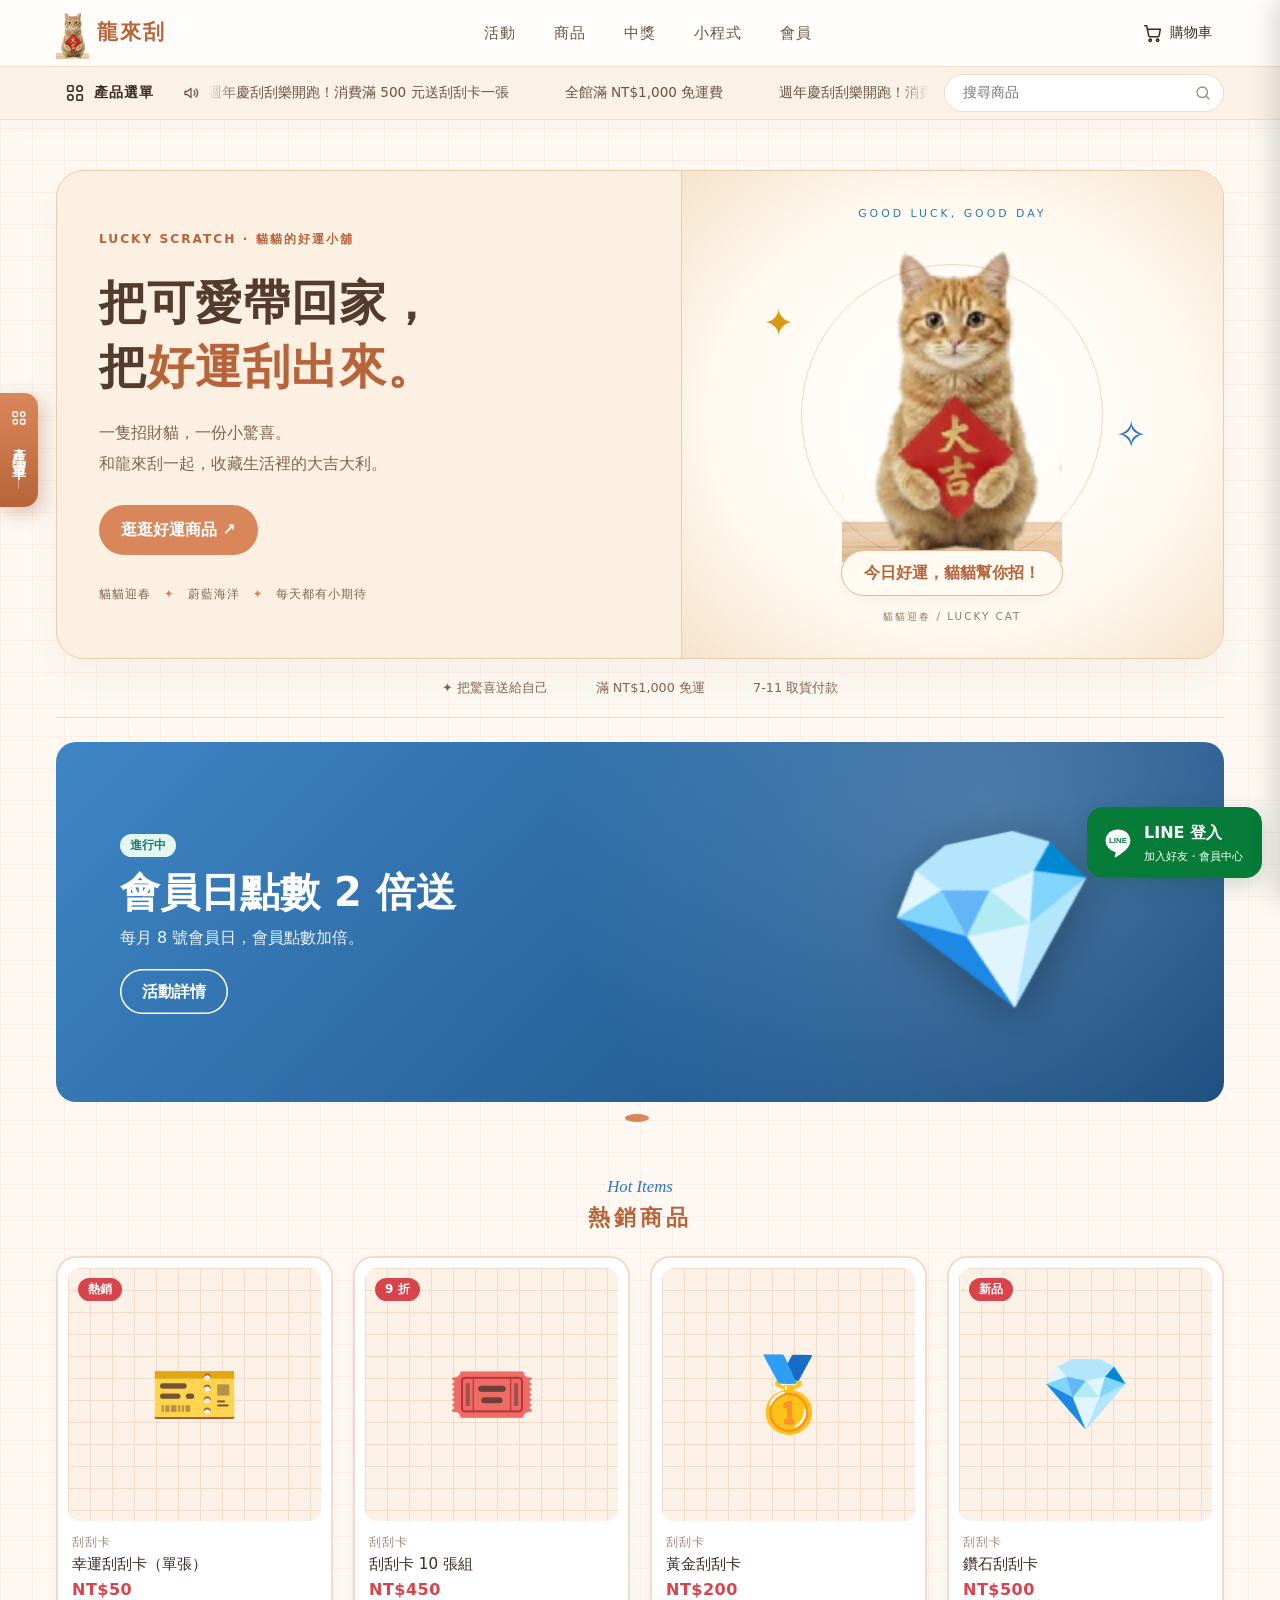
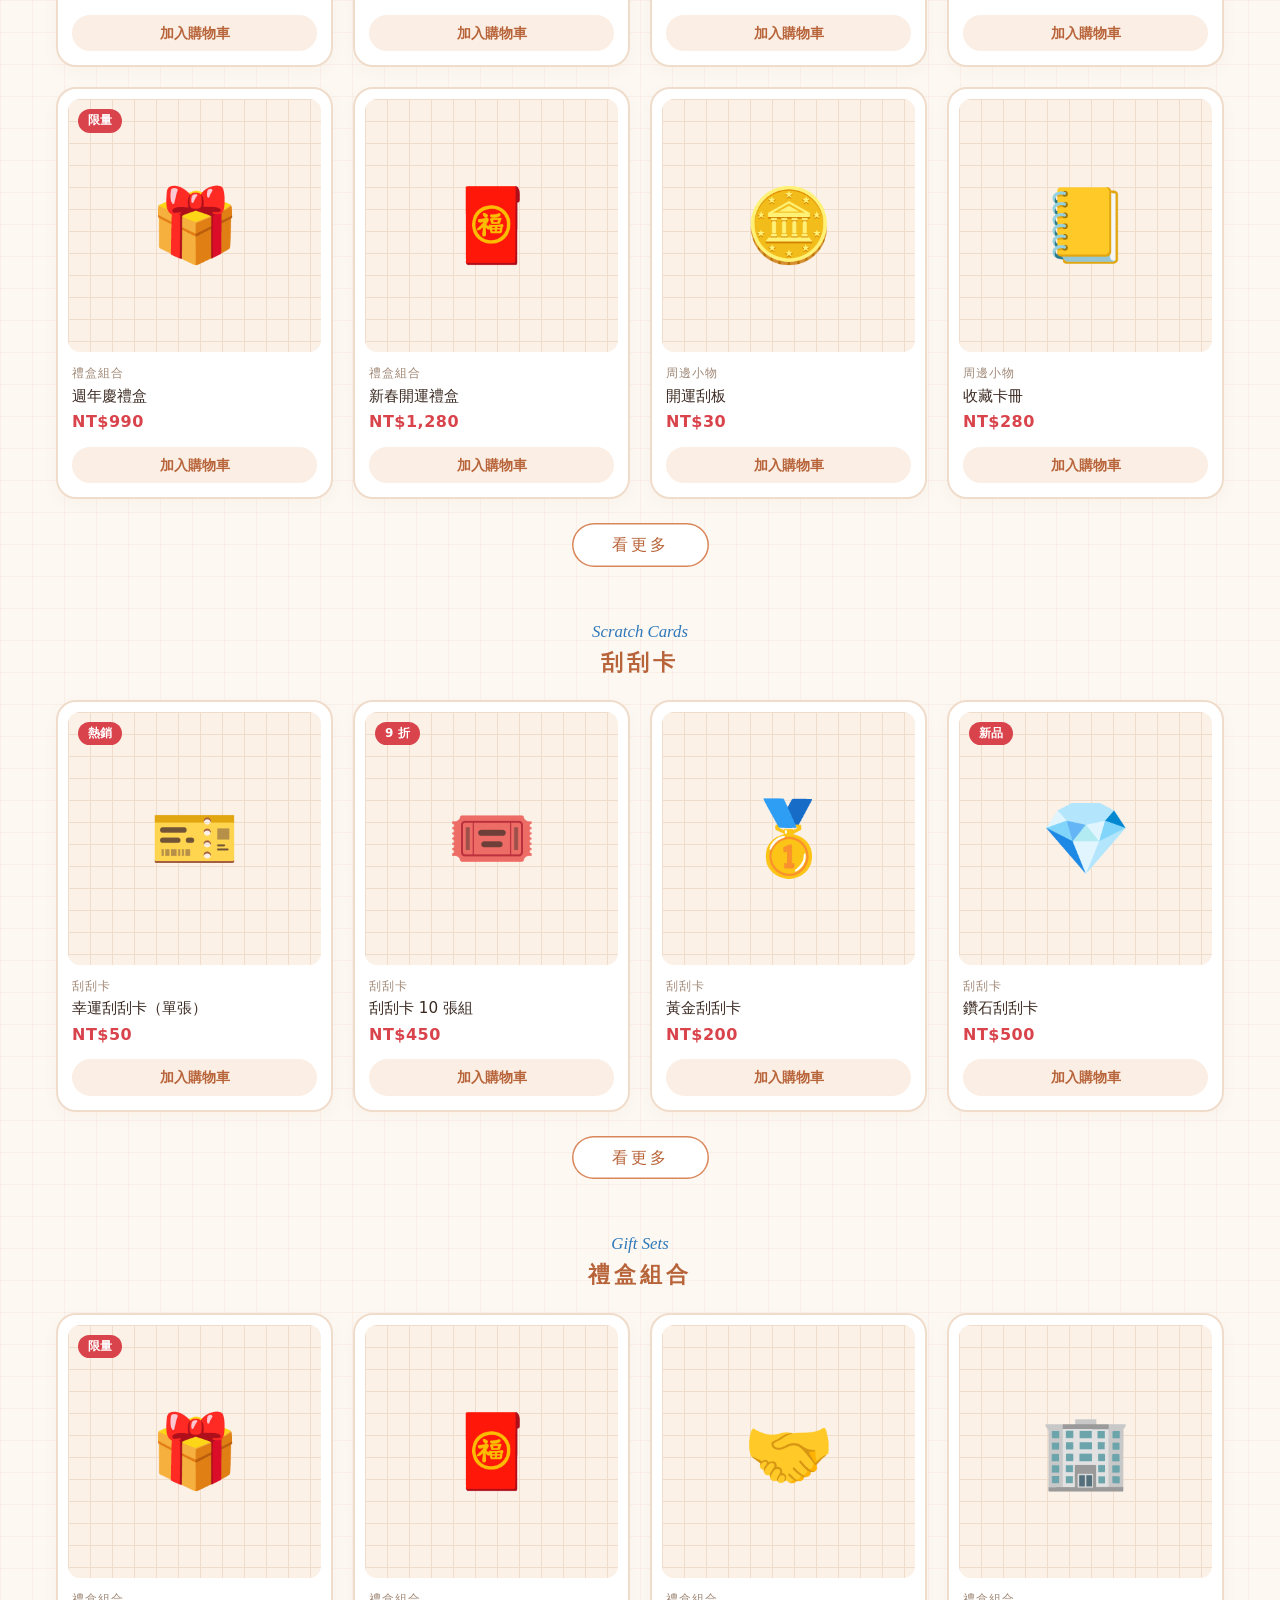
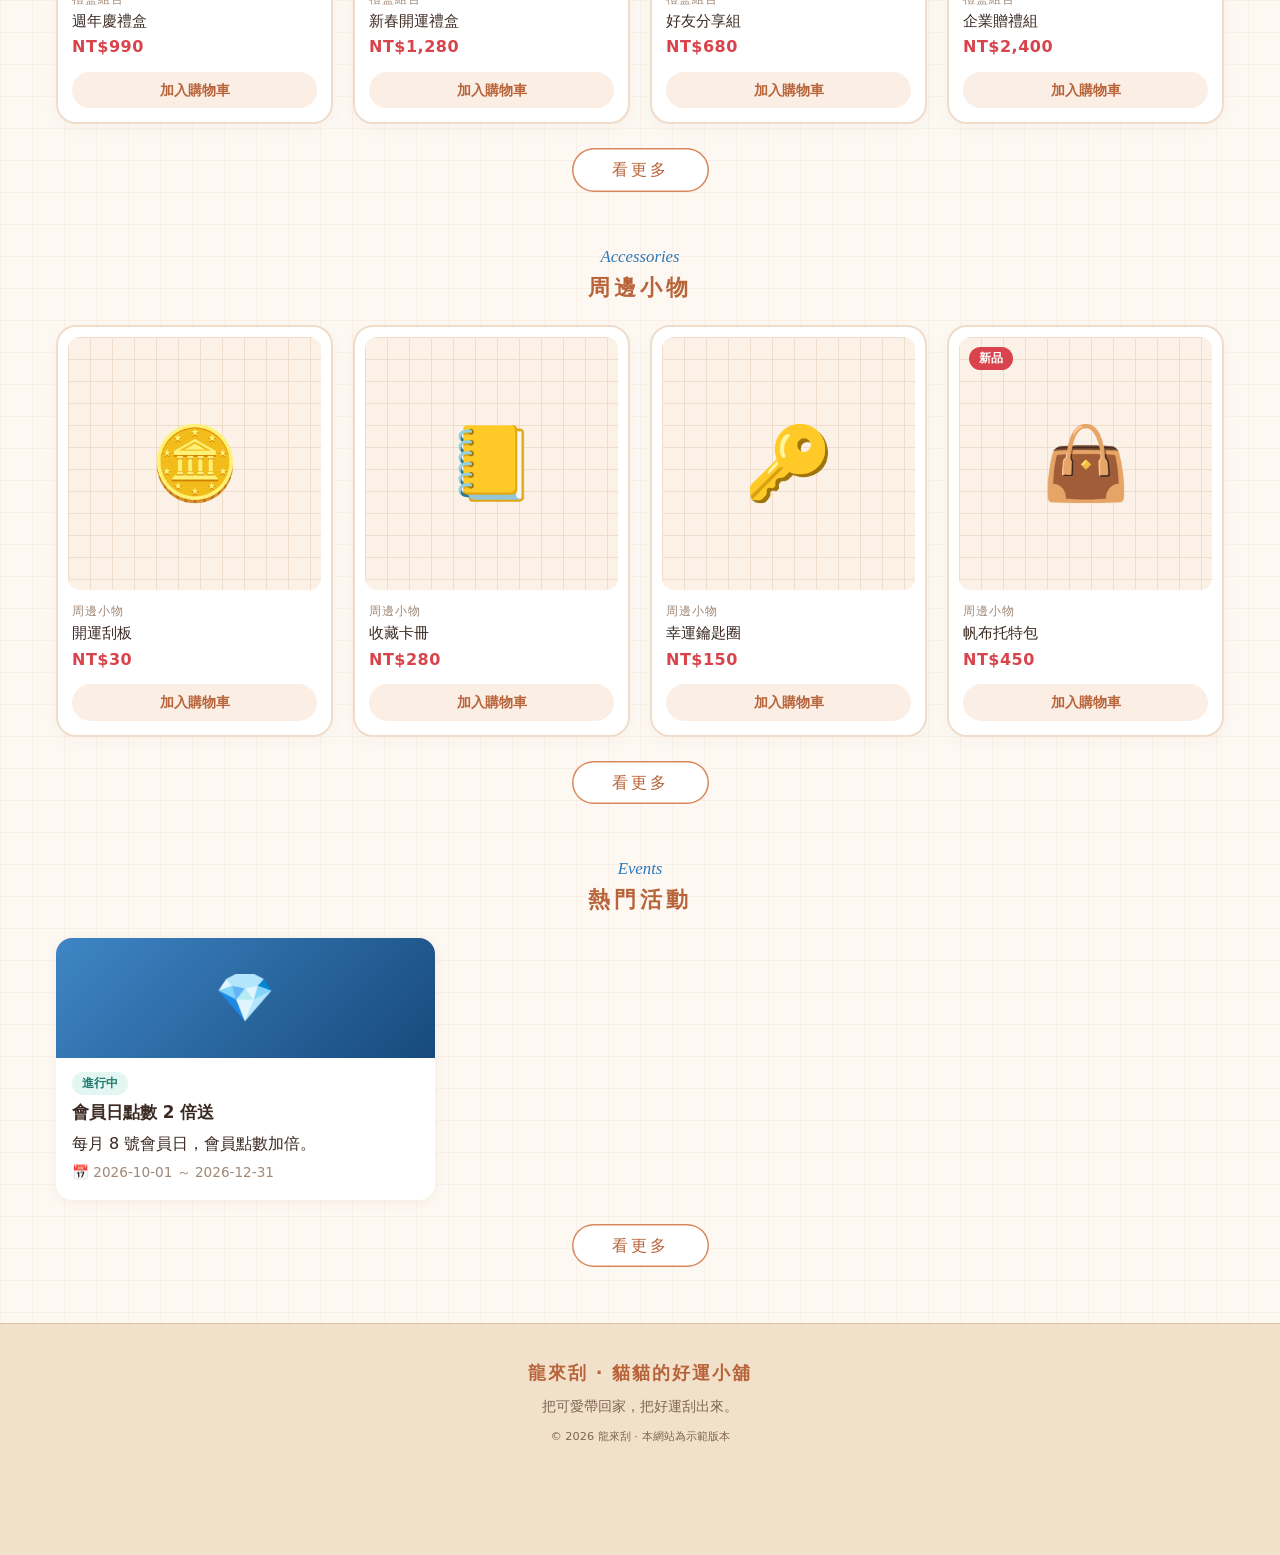
<file: index.html>
<!doctype html>
<html lang="zh-Hant-TW">
<head>
  <meta charset="utf-8">
  <meta name="viewport" content="width=device-width, initial-scale=1">
  <meta name="theme-color" content="#ffffff">
  <title>龍來刮</title>
  <link rel="stylesheet" href="style.css?v=20261107-scroll10">
  <script src="line-config.js?v=20261101-liff2" defer></script>
  <script src="taiwan-counties.js?v=20261104-county1" defer></script>
  <script src="app.js?v=20261109-prize1" defer></script>
</head>
<body>
  <header class="site-header">
    <div class="container header-top">
      <a href="#home" class="logo"><span class="cat-photo cat-photo-logo" aria-hidden="true"></span>龍來刮</a>

      <nav class="main-nav" aria-label="主選單">
        <a href="#events" data-page="events">
          <svg class="ico" viewBox="0 0 24 24"><path d="M20.6 13.4l-7.2 7.2a2 2 0 0 1-2.8 0L3 13V3h10l7.6 7.6a2 2 0 0 1 0 2.8z"/><circle cx="7.5" cy="7.5" r="1.5"/></svg>活動
        </a>
        <a href="#products" data-page="products">
          <svg class="ico" viewBox="0 0 24 24"><path d="M6 7h12l1 14H5L6 7z"/><path d="M9 7a3 3 0 0 1 6 0"/></svg>商品
        </a>
        <a href="#winners" data-page="winners">
          <svg class="ico" viewBox="0 0 24 24"><path d="M8 4h8v5a4 4 0 0 1-8 0V4z"/><path d="M16 5h3v2a3 3 0 0 1-3 3M8 5H5v2a3 3 0 0 0 3 3M12 13v4M8 21h8M9 17h6"/></svg>中獎
        </a>
        <a href="#mini" data-page="mini">
          <svg class="ico" viewBox="0 0 24 24"><rect x="3" y="3" width="7" height="7" rx="1.5"/><rect x="14" y="3" width="7" height="7" rx="1.5"/><rect x="3" y="14" width="7" height="7" rx="1.5"/><rect x="14" y="14" width="7" height="7" rx="1.5"/></svg>小程式
        </a>
        <a href="#member" data-page="member">
          <svg class="ico" viewBox="0 0 24 24"><circle cx="12" cy="8" r="4"/><path d="M4 21a8 8 0 0 1 16 0"/></svg>會員
        </a>
      </nav>

      <button class="cart-link" data-action="open-cart" aria-label="購物車">
        <svg class="ico" viewBox="0 0 24 24"><path d="M3 4h2l2.4 11.2a1 1 0 0 0 1 .8h9.2a1 1 0 0 0 1-.8L20 8H6.2"/><circle cx="9" cy="20" r="1.3"/><circle cx="17" cy="20" r="1.3"/></svg>
        <span class="cart-text">購物車</span>
        <span class="cart-count" id="cart-count" hidden></span>
      </button>
    </div>

    <div class="header-sub">
      <div class="container header-sub-inner">
        <button class="drawer-toggle" data-action="open-drawer">
          <svg class="ico" viewBox="0 0 24 24"><rect x="4" y="4" width="6" height="6" rx="1"/><rect x="14" y="4" width="6" height="6" rx="3"/><rect x="4" y="14" width="6" height="6" rx="3"/><rect x="14" y="14" width="6" height="6" rx="1"/></svg>產品選單
        </button>
        <div class="announce">
          <svg class="ico" viewBox="0 0 24 24" aria-hidden="true"><path d="M4 10v4h3l5 4V6L7 10H4zM16 9a4 4 0 0 1 0 6M18.5 6.5a7.5 7.5 0 0 1 0 11"/></svg>
          <div class="announce-track"><div class="announce-items" id="announce"></div></div>
        </div>
        <form class="search search-header" role="search">
          <input type="search" name="q" placeholder="搜尋商品" aria-label="搜尋商品">
          <button type="submit" aria-label="搜尋">
            <svg class="ico" viewBox="0 0 24 24"><circle cx="11" cy="11" r="7"/><path d="M20 20l-4-4"/></svg>
          </button>
        </form>
      </div>
    </div>
  </header>

  <!-- 左側直式「產品選單」標籤：固定在畫面左緣 -->
  <button class="side-tab" data-action="open-drawer">
    <svg class="ico" viewBox="0 0 24 24" aria-hidden="true"><rect x="4" y="4" width="6" height="6" rx="1"/><rect x="14" y="4" width="6" height="6" rx="3"/><rect x="4" y="14" width="6" height="6" rx="3"/><rect x="14" y="14" width="6" height="6" rx="1"/></svg>
    <span>產品選單</span>
  </button>

  <!-- 全螢幕產品選單 -->
  <div class="drawer" id="drawer" role="dialog" aria-modal="true" aria-label="產品選單" inert>
    <div class="drawer-strip">
      <button class="drawer-close" data-action="close-drawer">
        <svg class="ico" viewBox="0 0 24 24" aria-hidden="true"><path d="M6 6l12 12M18 6L6 18"/></svg>
        <span>關閉選單</span>
      </button>
      <div class="strip-brand" aria-hidden="true">LUCKY SCRATCH</div>
      <div class="strip-foot" aria-hidden="true">SINCE 2026</div>
    </div>
    <div class="drawer-main">
      <div class="drawer-top">
        <nav class="drawer-tabs" id="drawer-tabs" aria-label="產品分類"></nav>
        <form class="search search-drawer" role="search">
          <input type="search" name="q" placeholder="搜尋商品" aria-label="搜尋商品">
          <button type="submit" aria-label="搜尋">
            <svg class="ico" viewBox="0 0 24 24"><circle cx="11" cy="11" r="7"/><path d="M20 20l-4-4"/></svg>
          </button>
        </form>
      </div>
      <div class="drawer-body" id="drawer-body"></div>
    </div>
  </div>

  <!-- 右側購物車 -->
  <div class="cart-backdrop" data-action="close-cart"></div>
  <aside class="cart-drawer" id="cart-drawer" role="dialog" aria-modal="true" aria-label="購物車" inert>
    <div class="cart-head">
      <h2>購物車<small id="cart-head-count"></small></h2>
      <button class="icon-btn" data-action="close-cart" aria-label="關閉購物車">
        <svg class="ico" viewBox="0 0 24 24"><path d="M6 6l12 12M18 6L6 18"/></svg>
      </button>
    </div>
    <div class="cart-body" id="cart-body"></div>
    <div class="cart-foot" id="cart-foot" hidden></div>
  </aside>

  <main class="container">
    <section class="page" id="page-home"></section>
    <section class="page" id="page-events" hidden></section>
    <section class="page" id="page-products" hidden></section>
    <section class="page" id="page-winners" hidden></section>
    <section class="page" id="page-mini" hidden></section>
    <section class="page" id="page-order" hidden></section>
    <section class="page" id="page-pickup" hidden></section>
    <section class="page" id="page-member" hidden></section>
    <section class="page" id="page-draw" hidden></section>
  </main>

  <footer class="site-footer">
    <div class="container"><strong>龍來刮 · 貓貓的好運小舖</strong><br><span>把可愛帶回家，把好運刮出來。</span><br><small>© 2026 龍來刮 · 本網站為示範版本</small></div>
  </footer>

  <!-- 固定入口沿用會員登入流程；不在網頁內收集 LINE 帳號或密碼。 -->
  <button type="button" class="line-floating" id="line-floating" data-action="line-entry"
    aria-label="LINE 登入或進入會員中心" title="LINE 登入／會員中心">
    <svg viewBox="0 0 32 32" aria-hidden="true"><path fill="currentColor" d="M27 14c0-6-5-10-11-10S5 8 5 14c0 5 4 9 9 10l-1 4c0 1 1 1 2 0 3-2 12-7 12-14Z"/><text x="16" y="16" text-anchor="middle" font-family="Arial,sans-serif" font-size="7" font-weight="bold" fill="#067c38">LINE</text></svg>
    <span>LINE 登入<small>加入好友・會員中心</small></span>
  </button>

  <div class="toast" id="toast" role="status" aria-live="polite"></div>
</body>
</html>
</file>
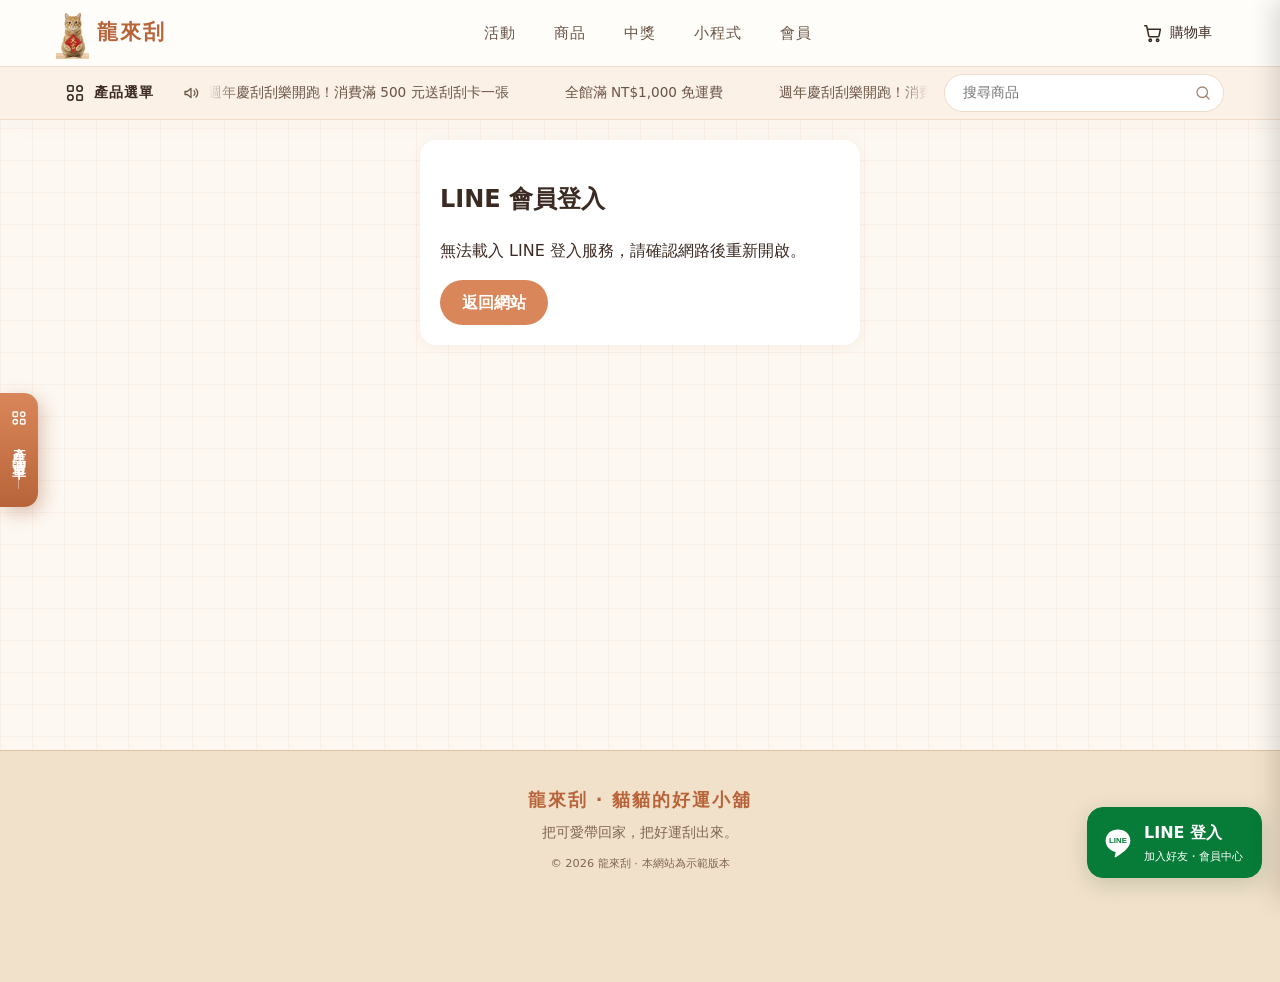
<file: liff.html>
<!doctype html>
<html lang="zh-Hant-TW">
<head>
  <meta charset="utf-8">
  <meta name="viewport" content="width=device-width, initial-scale=1">
  <meta name="theme-color" content="#ffffff">
  <title>龍來刮－LINE App 會員登入</title>
  <link rel="stylesheet" href="style.css?v=20261107-scroll10">
  <script src="https://static.line-scdn.net/liff/edge/2/sdk.js" defer></script>
  <script src="line-config.js?v=20261101-liff2" defer></script>
  <script src="taiwan-counties.js?v=20261104-county1" defer></script>
  <script src="app.js?v=20261109-prize1" defer></script>
  <script src="liff-entry.js?v=20261109-prize1" defer></script>
</head>
<body data-liff-entry="true">
  <header class="site-header">
    <div class="container header-top">
      <a href="#home" class="logo"><span class="cat-photo cat-photo-logo" aria-hidden="true"></span>龍來刮</a>

      <nav class="main-nav" aria-label="主選單">
        <a href="#events" data-page="events">
          <svg class="ico" viewBox="0 0 24 24"><path d="M20.6 13.4l-7.2 7.2a2 2 0 0 1-2.8 0L3 13V3h10l7.6 7.6a2 2 0 0 1 0 2.8z"/><circle cx="7.5" cy="7.5" r="1.5"/></svg>活動
        </a>
        <a href="#products" data-page="products">
          <svg class="ico" viewBox="0 0 24 24"><path d="M6 7h12l1 14H5L6 7z"/><path d="M9 7a3 3 0 0 1 6 0"/></svg>商品
        </a>
        <a href="#winners" data-page="winners">
          <svg class="ico" viewBox="0 0 24 24"><path d="M8 4h8v5a4 4 0 0 1-8 0V4z"/><path d="M16 5h3v2a3 3 0 0 1-3 3M8 5H5v2a3 3 0 0 0 3 3M12 13v4M8 21h8M9 17h6"/></svg>中獎
        </a>
        <a href="#mini" data-page="mini">
          <svg class="ico" viewBox="0 0 24 24"><rect x="3" y="3" width="7" height="7" rx="1.5"/><rect x="14" y="3" width="7" height="7" rx="1.5"/><rect x="3" y="14" width="7" height="7" rx="1.5"/><rect x="14" y="14" width="7" height="7" rx="1.5"/></svg>小程式
        </a>
        <a href="#member" data-page="member">
          <svg class="ico" viewBox="0 0 24 24"><circle cx="12" cy="8" r="4"/><path d="M4 21a8 8 0 0 1 16 0"/></svg>會員
        </a>
      </nav>

      <button class="cart-link" data-action="open-cart" aria-label="購物車">
        <svg class="ico" viewBox="0 0 24 24"><path d="M3 4h2l2.4 11.2a1 1 0 0 0 1 .8h9.2a1 1 0 0 0 1-.8L20 8H6.2"/><circle cx="9" cy="20" r="1.3"/><circle cx="17" cy="20" r="1.3"/></svg>
        <span class="cart-text">購物車</span>
        <span class="cart-count" id="cart-count" hidden></span>
      </button>
    </div>

    <div class="header-sub">
      <div class="container header-sub-inner">
        <button class="drawer-toggle" data-action="open-drawer">
          <svg class="ico" viewBox="0 0 24 24"><rect x="4" y="4" width="6" height="6" rx="1"/><rect x="14" y="4" width="6" height="6" rx="3"/><rect x="4" y="14" width="6" height="6" rx="3"/><rect x="14" y="14" width="6" height="6" rx="1"/></svg>產品選單
        </button>
        <div class="announce">
          <svg class="ico" viewBox="0 0 24 24" aria-hidden="true"><path d="M4 10v4h3l5 4V6L7 10H4zM16 9a4 4 0 0 1 0 6M18.5 6.5a7.5 7.5 0 0 1 0 11"/></svg>
          <div class="announce-track"><div class="announce-items" id="announce"></div></div>
        </div>
        <form class="search search-header" role="search">
          <input type="search" name="q" placeholder="搜尋商品" aria-label="搜尋商品">
          <button type="submit" aria-label="搜尋">
            <svg class="ico" viewBox="0 0 24 24"><circle cx="11" cy="11" r="7"/><path d="M20 20l-4-4"/></svg>
          </button>
        </form>
      </div>
    </div>
  </header>

  <!-- 左側直式「產品選單」標籤：固定在畫面左緣 -->
  <button class="side-tab" data-action="open-drawer">
    <svg class="ico" viewBox="0 0 24 24" aria-hidden="true"><rect x="4" y="4" width="6" height="6" rx="1"/><rect x="14" y="4" width="6" height="6" rx="3"/><rect x="4" y="14" width="6" height="6" rx="3"/><rect x="14" y="14" width="6" height="6" rx="1"/></svg>
    <span>產品選單</span>
  </button>

  <!-- 全螢幕產品選單 -->
  <div class="drawer" id="drawer" role="dialog" aria-modal="true" aria-label="產品選單" inert>
    <div class="drawer-strip">
      <button class="drawer-close" data-action="close-drawer">
        <svg class="ico" viewBox="0 0 24 24" aria-hidden="true"><path d="M6 6l12 12M18 6L6 18"/></svg>
        <span>關閉選單</span>
      </button>
      <div class="strip-brand" aria-hidden="true">LUCKY SCRATCH</div>
      <div class="strip-foot" aria-hidden="true">SINCE 2026</div>
    </div>
    <div class="drawer-main">
      <div class="drawer-top">
        <nav class="drawer-tabs" id="drawer-tabs" aria-label="產品分類"></nav>
        <form class="search search-drawer" role="search">
          <input type="search" name="q" placeholder="搜尋商品" aria-label="搜尋商品">
          <button type="submit" aria-label="搜尋">
            <svg class="ico" viewBox="0 0 24 24"><circle cx="11" cy="11" r="7"/><path d="M20 20l-4-4"/></svg>
          </button>
        </form>
      </div>
      <div class="drawer-body" id="drawer-body"></div>
    </div>
  </div>

  <!-- 右側購物車 -->
  <div class="cart-backdrop" data-action="close-cart"></div>
  <aside class="cart-drawer" id="cart-drawer" role="dialog" aria-modal="true" aria-label="購物車" inert>
    <div class="cart-head">
      <h2>購物車<small id="cart-head-count"></small></h2>
      <button class="icon-btn" data-action="close-cart" aria-label="關閉購物車">
        <svg class="ico" viewBox="0 0 24 24"><path d="M6 6l12 12M18 6L6 18"/></svg>
      </button>
    </div>
    <div class="cart-body" id="cart-body"></div>
    <div class="cart-foot" id="cart-foot" hidden></div>
  </aside>

  <main class="container">
    <section class="page" id="page-home"></section>
    <section class="page" id="page-events" hidden></section>
    <section class="page" id="page-products" hidden></section>
    <section class="page" id="page-winners" hidden></section>
    <section class="page" id="page-mini" hidden></section>
    <section class="page" id="page-order" hidden></section>
    <section class="page" id="page-pickup" hidden></section>
    <section class="page" id="page-member" hidden></section>
    <section class="page" id="page-draw" hidden></section>
  </main>

  <footer class="site-footer">
    <div class="container"><strong>龍來刮 · 貓貓的好運小舖</strong><br><span>把可愛帶回家，把好運刮出來。</span><br><small>© 2026 龍來刮 · 本網站為示範版本</small></div>
  </footer>

  <!-- 固定入口沿用會員登入流程；不在網頁內收集 LINE 帳號或密碼。 -->
  <button type="button" class="line-floating" id="line-floating" data-action="line-entry"
    aria-label="LINE 登入或進入會員中心" title="LINE 登入／會員中心">
    <svg viewBox="0 0 32 32" aria-hidden="true"><path fill="currentColor" d="M27 14c0-6-5-10-11-10S5 8 5 14c0 5 4 9 9 10l-1 4c0 1 1 1 2 0 3-2 12-7 12-14Z"/><text x="16" y="16" text-anchor="middle" font-family="Arial,sans-serif" font-size="7" font-weight="bold" fill="#067c38">LINE</text></svg>
    <span>LINE 登入<small>加入好友・會員中心</small></span>
  </button>

  <div class="toast" id="toast" role="status" aria-live="polite"></div>
</body>
</html>
</file>
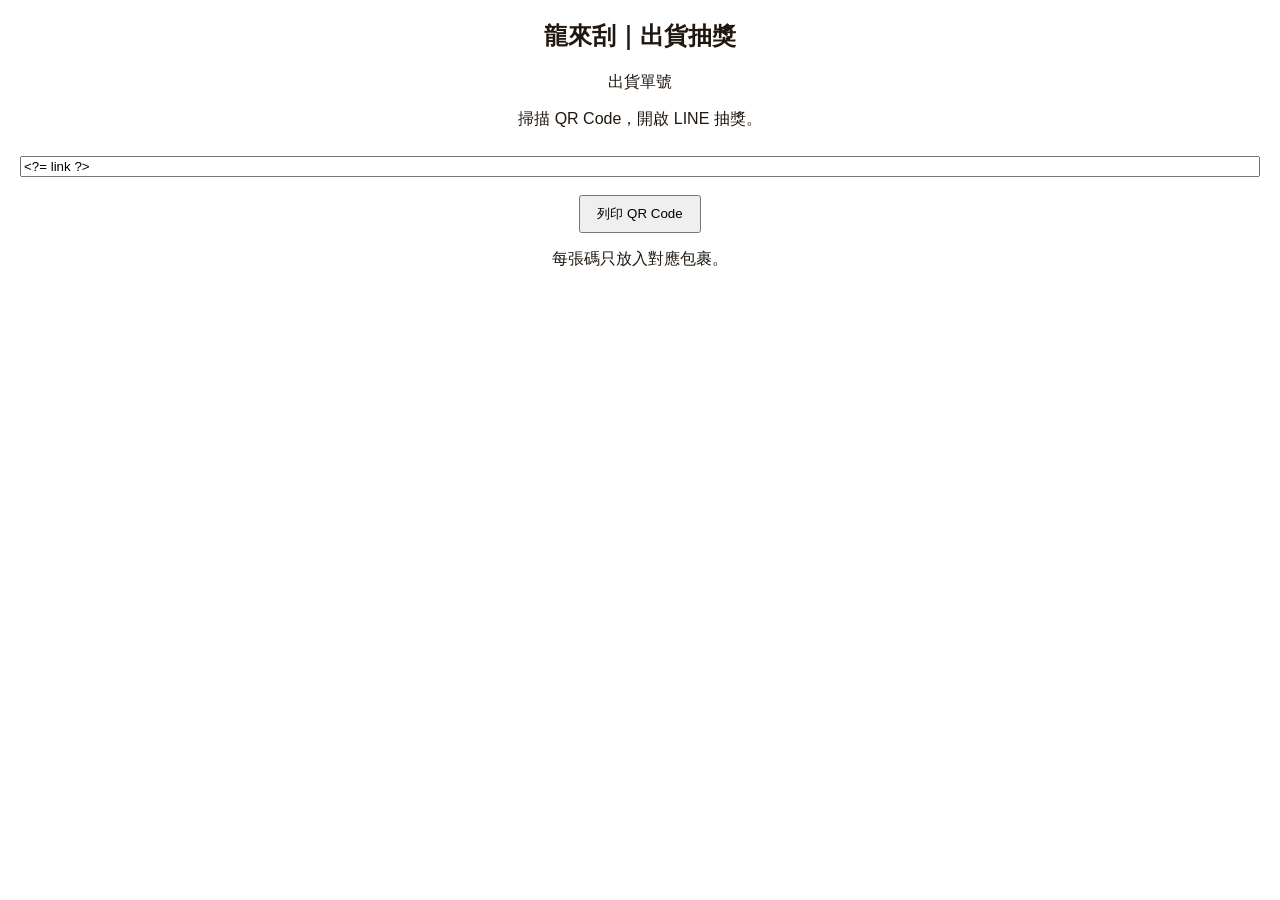
<file: google-apps-script/ShipmentQr.html>
<!doctype html>
<html lang="zh-Hant">
<head>
  <meta charset="utf-8">
  <style>
    body { font: 16px sans-serif; text-align: center; color: #201810; margin: 20px; }
    #qr svg { width: 215px; height: 215px; }
    input { box-sizing: border-box; width: 100%; margin: 10px 0; }
    button { margin-top: 8px; padding: 8px 16px; cursor: pointer; }
    @media print { .screen-only { display: none; } }
  </style>
</head>
<body>
  <h2>龍來刮｜出貨抽獎</h2>
  <p>出貨單號 <?= reference ?></p>
  <div id="qr"></div>
  <p>掃描 QR Code，開啟 LINE 抽獎。</p>
  <div class="screen-only">
    <input id="draw-link" aria-label="抽獎連結" readonly value="<?= link ?>">
    <button type="button" id="print">列印 QR Code</button>
    <p>每張碼只放入對應包裹。</p>
  </div>
  <?!= HtmlService.createHtmlOutputFromFile('ShipmentQrLibrary').getContent() ?>
  <script>
    const drawUrl = document.getElementById('draw-link').value;
    const code = qrcode(0, 'M');
    code.addData(drawUrl);
    code.make();
    document.getElementById('qr').innerHTML = code.createSvgTag({ scalable: true });
    document.getElementById('print').addEventListener('click', () => window.print());
  </script>
</body>
</html>
</file>
<file: style.css>
:root {
  /* 色系取自「龍來刮」刮刮卡：貓貓迎春版的赤陶橘＋米白格線，蔚藍海洋版的海洋藍 */
  --ink: #3b2a22;
  --ink-soft: #6b5446;
  --muted: #a08876;
  --line: #f0dccb;
  --bg: #fdf8f2;
  --surface: #ffffff;
  --soft: #fbf1e7;
  --brand: #d9875a;
  --brand-dark: #b8643a;
  --brand-soft: #fbeee4;
  --blue: #2f78b9;
  --blue-dark: #1b5487;
  --accent: #d9434b;
  --accent-soft: #fdeceb;
  --gold: #f2b630;
  --gold-dark: #d99a12;
  --wood: #e6c49c;
  --wood-dark: #c99a6b;
  --sage: var(--blue);
  --grid: rgba(217, 135, 90, .07);
  --radius: 16px;
  --shadow: 0 2px 12px rgba(150, 80, 40, .07);
  --header-h: 138px;
  --serif: Georgia, "Times New Roman", serif;
}

* { box-sizing: border-box; }
[hidden] { display: none !important; }

body {
  margin: 0;
  font-family: "Noto Sans TC", "PingFang TC", "Microsoft JhengHei", system-ui, sans-serif;
  background-color: var(--bg);
  /* 像刮刮卡上的米白格子 */
  background-image:
    linear-gradient(var(--grid) 1px, transparent 1px),
    linear-gradient(90deg, var(--grid) 1px, transparent 1px);
  background-size: 32px 32px;
  color: var(--ink);
  line-height: 1.6;
}
body.drawer-open { overflow: hidden; }

a { color: inherit; text-decoration: none; }
button, input, select, textarea { font: inherit; color: inherit; }
a:focus-visible, button:focus-visible { outline: 2px solid var(--ink); outline-offset: 2px; }

.container { max-width: 1200px; margin: 0 auto; padding: 0 16px; }
.muted { color: var(--muted); }
.small { font-size: .85rem; }
.sr-only { position: absolute; width: 1px; height: 1px; overflow: hidden; clip: rect(0 0 0 0); white-space: nowrap; }

.ico {
  flex: none;
  width: 22px;
  height: 22px;
  fill: none;
  stroke: currentColor;
  stroke-width: 1.7;
  stroke-linecap: round;
  stroke-linejoin: round;
}

.icon-btn {
  display: inline-grid;
  place-items: center;
  width: 40px;
  height: 40px;
  border: 0;
  border-radius: 10px;
  background: none;
  cursor: pointer;
}
.icon-btn:hover { background: var(--soft); }

/* ---------- 頁首 ---------- */
.site-header {
  position: sticky;
  top: 0;
  z-index: 50;
  background: var(--surface);
  border-bottom: 3px solid var(--brand);
}

/* 手機：Logo | 購物車，下一列是主選單 */
.header-top { display: flex; flex-wrap: wrap; align-items: center; }
.logo {
  order: 2;
  flex: 1;
  height: 50px;
  display: flex;
  align-items: center;
  gap: 8px;
  font-size: 1.15rem;
  font-weight: 800;
  letter-spacing: 2px;
  color: var(--brand-dark);
}
.cart-link { order: 3; position: relative; display: flex; align-items: center; gap: 6px; padding: 8px; margin-right: -8px; border: 0; background: none; font-size: .9rem; cursor: pointer; }
.cart-text { display: none; }
.cart-count {
  position: absolute;
  top: 2px;
  right: 0;
  min-width: 18px;
  height: 18px;
  padding: 0 5px;
  border-radius: 9px;
  background: var(--accent);
  color: #fff;
  font-size: .7rem;
  font-weight: 700;
  line-height: 18px;
  text-align: center;
}

.main-nav {
  order: 4;
  flex-basis: calc(100% + 32px);
  margin: 0 -16px;
  display: grid;
  grid-template-columns: repeat(5, 1fr);
  border-top: 1px solid var(--line);
}
.main-nav a {
  display: flex;
  flex-direction: column;
  align-items: center;
  gap: 2px;
  padding: 7px 0 5px;
  font-size: .78rem;
  color: var(--muted);
  border-bottom: 2px solid transparent;
  transition: color .2s, background .2s;
}
.main-nav a.active { color: var(--brand-dark); border-bottom-color: var(--brand); font-weight: 700; }

.header-sub { background: var(--soft); border-top: 1px solid var(--line); }
.header-sub-inner { display: flex; align-items: center; gap: 16px; height: 36px; }
.drawer-toggle { display: none; }

.announce { flex: 1; min-width: 0; display: flex; align-items: center; gap: 8px; color: var(--ink-soft); font-size: .85rem; }
.announce .ico { width: 18px; height: 18px; }
.announce-track { flex: 1; overflow: hidden; mask-image: linear-gradient(90deg, transparent, #000 4%, #000 96%, transparent); }
.announce-items { display: flex; width: max-content; animation: marquee 45s linear infinite; }
.announce-group { display: flex; }
.announce-group span { padding-right: 56px; white-space: nowrap; }
.announce-group b { color: var(--accent); }
@keyframes marquee { to { transform: translateX(-50%); } }
@media (prefers-reduced-motion: reduce) { .announce-items { animation: none; } }

.search {
  display: none;
  align-items: center;
  height: 38px;
  padding: 0 4px 0 16px;
  background: var(--surface);
  border: 1px solid var(--line);
  border-radius: 999px;
}
.search:focus-within { border-color: var(--brand); }
.search input { flex: 1; min-width: 0; border: 0; outline: none; background: none; font-size: .9rem; }
.search button { display: grid; place-items: center; width: 32px; height: 32px; border: 0; background: none; color: var(--muted); cursor: pointer; }
.search .ico { width: 18px; height: 18px; }
.search-inline { display: flex; margin-bottom: 14px; }

@media (min-width: 900px) {
  :root { --header-h: 118px; }
  .header-top { flex-wrap: nowrap; gap: 24px; height: 66px; }
  .logo { order: 0; flex: none; height: auto; font-size: 1.3rem; }
  .main-nav { order: 0; flex: 1; flex-basis: auto; margin: 0; display: flex; justify-content: center; gap: 6px; border: 0; }
  .main-nav a { flex-direction: row; padding: 7px 16px; border: 0; border-radius: 999px; font-size: .95rem; letter-spacing: 1px; color: var(--ink-soft); }
  .main-nav a .ico { display: none; }
  .main-nav a:hover { background: var(--soft); color: var(--ink); }
  .main-nav a.active { background: var(--brand); color: #fff; }
  .cart-link { order: 0; margin-right: 0; padding: 8px 12px; border-radius: 999px; }
  .cart-link:hover { background: var(--soft); }
  .cart-text { display: inline; }
  .cart-count { position: static; }

  .header-sub-inner { height: 52px; }
  .drawer-toggle {
    display: inline-flex;
    align-items: center;
    gap: 8px;
    padding: 6px 12px 6px 8px;
    border: 0;
    border-radius: 8px;
    background: none;
    font-size: .9rem;
    font-weight: 600;
    letter-spacing: 1px;
    cursor: pointer;
  }
  .drawer-toggle:hover { background: var(--soft); }
  .search { display: flex; }
  .search-header { width: 280px; }
  .search-inline { display: none; }
}

/* ---------- 左緣直式「產品選單」標籤 ---------- */
.side-tab {
  position: fixed;
  top: 50%;
  left: 0;
  z-index: 60;
  display: flex;
  flex-direction: column;
  align-items: center;
  gap: 10px;
  padding: 16px 8px 18px;
  border: 0;
  border-radius: 0 14px 14px 0;
  background: linear-gradient(180deg, var(--brand), var(--brand-dark));
  color: #fff;
  box-shadow: 4px 6px 18px rgba(150, 70, 30, .3);
  cursor: pointer;
  transform: translateY(-50%);
  transition: padding .25s, background .25s;
}
.side-tab span { writing-mode: vertical-rl; font-size: .85rem; font-weight: 600; letter-spacing: 6px; }
.side-tab .ico { width: 18px; height: 18px; }
.side-tab::after {
  content: "";
  width: 1px;
  height: 18px;
  background: rgba(255, 255, 255, .4);
}
.side-tab:hover { padding-left: 14px; background: linear-gradient(180deg, var(--brand-dark), #8a4a2b); }
body.drawer-open .side-tab { opacity: 0; pointer-events: none; }

@media (max-width: 899px) {
  .side-tab { top: 58%; gap: 8px; padding: 12px 5px 14px; border-radius: 0 10px 10px 0; }
  .side-tab span { font-size: .75rem; letter-spacing: 4px; }
  .side-tab .ico { width: 15px; height: 15px; }
  .side-tab::after { height: 12px; }
}

/* ---------- 全螢幕產品選單 ---------- */
.drawer {
  position: fixed;
  inset: 0;
  z-index: 90;
  display: flex;
  background: var(--surface);
  transform: translateX(-100%);
  transition: transform .45s cubic-bezier(.7, 0, .2, 1);
}
body.drawer-open .drawer { transform: none; }

/* 左側深色直條 */
.drawer-strip {
  position: relative;
  flex: none;
  width: 120px;
  display: flex;
  flex-direction: column;
  align-items: center;
  background: linear-gradient(180deg, #7e4326 0%, var(--brand-dark) 50%, var(--brand) 100%);
  color: #fff;
  overflow: hidden;
}
.drawer-close {
  width: 80px;
  display: flex;
  flex-direction: column;
  align-items: center;
  gap: 10px;
  padding: 18px 0 22px;
  border: 0;
  border-radius: 0 0 14px 14px;
  background: rgba(255, 255, 255, .88);
  color: var(--ink);
  cursor: pointer;
  transition: background .2s;
}
.drawer-close:hover { background: #fff; }
.drawer-close span { writing-mode: vertical-rl; font-size: .95rem; font-weight: 600; letter-spacing: 8px; }
.strip-brand {
  flex: 1;
  margin-top: 28px;
  writing-mode: vertical-rl;
  font-family: var(--serif);
  font-size: 2.6rem;
  font-style: italic;
  letter-spacing: 10px;
  color: rgba(255, 255, 255, .2);
  white-space: nowrap;
}
.strip-foot { padding: 20px 0; writing-mode: vertical-rl; font-size: .7rem; letter-spacing: 4px; color: rgba(255, 255, 255, .55); }

/* 右側內容 */
.drawer-main { flex: 1; min-width: 0; display: flex; flex-direction: column; }
.drawer-top {
  display: flex;
  align-items: center;
  justify-content: space-between;
  gap: 24px;
  min-height: 88px;
  padding: 0 48px;
  background: var(--blue);
  color: #fff;
}
.drawer-tabs { display: flex; align-items: center; }
.drawer-tab {
  position: relative;
  padding: 10px 26px;
  border: 0;
  background: none;
  color: rgba(255, 255, 255, .7);
  font-size: 1.05rem;
  font-weight: 600;
  letter-spacing: 4px;
  white-space: nowrap;
  cursor: pointer;
  transition: color .2s;
}
.drawer-tab + .drawer-tab::before {
  content: "";
  position: absolute;
  left: 0;
  top: 50%;
  width: 1px;
  height: 14px;
  background: rgba(255, 255, 255, .35);
  transform: translateY(-50%);
}
.drawer-tab::after {
  content: "";
  position: absolute;
  left: 26px;
  right: 26px;
  bottom: 2px;
  height: 2px;
  background: var(--gold);
  transform: scaleX(0);
  transition: transform .25s;
}
.drawer-tab:hover { color: #fff; }
.drawer-tab.active { color: #fff; }
.drawer-tab.active::after { transform: scaleX(1); }
.search-drawer { display: flex; width: 280px; background: rgba(255, 255, 255, .12); border-color: transparent; }
.search-drawer input { color: #fff; }
.search-drawer input::placeholder { color: rgba(255, 255, 255, .6); }
.search-drawer button { color: rgba(255, 255, 255, .7); }
.search-drawer:focus-within { border-color: rgba(255, 255, 255, .6); }

.drawer-body { flex: 1; overflow-y: auto; padding: 44px 48px 48px; }
.drawer-panel { display: grid; grid-template-columns: 260px 1fr; gap: 48px; animation: panel-in .35s ease; }
@keyframes panel-in { from { opacity: 0; transform: translateY(8px); } }
.drawer-intro em { display: block; color: var(--sage); font-family: var(--serif); font-size: 1.1rem; }
.drawer-intro h2 { margin: 0 0 12px; font-size: 2rem; font-weight: 600; letter-spacing: 6px; }
.drawer-intro p { margin: 0 0 24px; color: var(--muted); font-size: .95rem; }
.drawer-intro .big-emoji { display: block; margin-bottom: 18px; font-size: 3.5rem; }

.drawer-products { display: grid; grid-template-columns: repeat(4, 1fr); gap: 18px; align-content: start; }
.mp {
  display: flex;
  flex-direction: column;
  gap: 2px;
  font-size: .9rem;
}
.mp-img {
  aspect-ratio: 1;
  display: grid;
  place-items: center;
  margin-bottom: 8px;
  border-radius: 12px;
  background: var(--soft);
  font-size: 2.6rem;
  transition: transform .25s, background .25s;
}
.mp:hover .mp-img { transform: translateY(-3px); background-color: var(--brand-soft); }
.mp .price { font-size: .85rem; }

.drawer-quick { display: grid; grid-template-columns: repeat(2, 1fr); gap: 16px; margin-top: 44px; }
.quick-card {
  position: relative;
  display: flex;
  flex-direction: column;
  justify-content: flex-end;
  min-height: 110px;
  padding: 18px 20px;
  border-radius: 14px;
  overflow: hidden;
  color: #fff;
  background: linear-gradient(135deg, var(--c1), var(--c2));
  transition: transform .2s;
}
.quick-card:hover { transform: translateY(-3px); }
.quick-card em { font-family: var(--serif); font-size: .85rem; opacity: .8; }
.quick-card b { font-size: 1.1rem; letter-spacing: 3px; }
.quick-card .qc-emoji { position: absolute; right: 14px; top: 10px; font-size: 2.6rem; opacity: .9; }

@media (max-width: 899px) {
  .drawer-strip { width: 58px; }
  .drawer-close { width: 46px; gap: 8px; padding: 14px 0 16px; border-radius: 0 0 10px 10px; }
  .drawer-close span { font-size: .8rem; letter-spacing: 5px; }
  .strip-brand { margin-top: 20px; font-size: 1.6rem; letter-spacing: 6px; }
  .drawer-top { flex-direction: column; align-items: stretch; gap: 10px; min-height: 0; padding: 14px 16px; }
  .drawer-tabs { margin: 0 -16px; padding: 0 6px; overflow-x: auto; scrollbar-width: none; }
  .drawer-tabs::-webkit-scrollbar { display: none; }
  .drawer-tab { padding: 8px 14px; font-size: .95rem; letter-spacing: 2px; }
  .drawer-tab::after { left: 14px; right: 14px; }
  .search-drawer { width: 100%; }
  .drawer-body { padding: 24px 16px 32px; }
  .drawer-panel { grid-template-columns: 1fr; gap: 20px; }
  .drawer-intro h2 { font-size: 1.5rem; }
  .drawer-intro p { margin-bottom: 14px; }
  .drawer-intro .big-emoji { display: none; }
  .drawer-products { grid-template-columns: repeat(2, 1fr); gap: 12px; }
  .drawer-quick { grid-template-columns: 1fr; gap: 10px; margin-top: 28px; }
  .quick-card { min-height: 76px; padding: 14px 16px; }
}

/* ---------- 版面共用 ---------- */
main.container { padding-top: 20px; padding-bottom: 56px; min-height: 70vh; }
.page-title { margin: 0 0 4px; font-size: 1.5rem; }
.page-sub { margin: 0 0 20px; color: var(--muted); }

.section { margin-top: 52px; }
.section-title { margin-bottom: 20px; text-align: center; }
.section-title em { display: block; color: var(--sage); font-family: var(--serif); font-size: 1.05rem; }
.section-title h2 { margin: 0; color: var(--brand-dark); font-size: 1.35rem; font-weight: 700; letter-spacing: 4px; }
.more { display: flex; justify-content: center; margin-top: 24px; }

.grid { display: grid; gap: 16px; grid-template-columns: 1fr; }
.grid-products { grid-template-columns: repeat(2, 1fr); gap: 12px; }
@media (min-width: 640px) {
  .grid-3 { grid-template-columns: repeat(2, 1fr); }
  .grid-products { grid-template-columns: repeat(3, 1fr); gap: 20px; }
}
@media (min-width: 960px) {
  .grid-3 { grid-template-columns: repeat(3, 1fr); }
  .grid-products { grid-template-columns: repeat(4, 1fr); }
}

.card {
  display: flex;
  flex-direction: column;
  background: var(--surface);
  border-radius: var(--radius);
  box-shadow: var(--shadow);
  overflow: hidden;
}
.card-body { flex: 1; display: flex; flex-direction: column; gap: 6px; padding: 14px 16px 16px; }
.card h3 { margin: 0; font-size: 1.05rem; line-height: 1.4; }
.card p { margin: 0; }

.panel { padding: 20px; background: var(--surface); border-radius: var(--radius); box-shadow: var(--shadow); }
.panel h2 { margin: 0 0 12px; font-size: 1.1rem; }

.tag {
  align-self: flex-start;
  display: inline-block;
  padding: 2px 10px;
  border-radius: 999px;
  font-size: .75rem;
  font-weight: 700;
}
.tag-live { background: #e3f6f1; color: #1f7a6f; }
.tag-soon { background: #fff2d6; color: #9a6300; }
.tag-ended { background: #eef0f3; color: var(--muted); }
.tag-hot { background: var(--accent); color: #fff; }

.btn {
  display: inline-flex;
  align-items: center;
  justify-content: center;
  gap: 6px;
  padding: 10px 22px;
  border: 0;
  border-radius: 999px;
  font-weight: 700;
  cursor: pointer;
  transition: transform .1s, background .2s, color .2s;
}
.btn:active { transform: scale(.97); }
.btn-primary { background: var(--brand); color: #fff; }
.btn-primary:hover { background: var(--brand-dark); }
.btn-gold { background: var(--gold); color: #3b2a00; }
.btn-gold:hover { background: var(--gold-dark); }
.btn-ghost { background: transparent; color: inherit; box-shadow: inset 0 0 0 1.5px currentColor; }
.btn-ghost:hover { background: rgba(255, 255, 255, .15); }
.btn-light { background: var(--brand-soft); color: var(--brand-dark); }
.btn-light:hover { background: #f6dcc8; }
.btn-outline { padding: 9px 40px; background: var(--surface); color: var(--brand-dark); box-shadow: inset 0 0 0 1.5px var(--brand); font-weight: 500; letter-spacing: 3px; }
.btn-outline:hover { background: var(--brand); color: #fff; }
.btn-sm { padding: 7px 14px; font-size: .88rem; }
.btn-block { width: 100%; }
.actions { display: flex; flex-wrap: wrap; gap: 10px; }

.chip {
  flex: none;
  padding: 6px 16px;
  border: 1px solid var(--line);
  border-radius: 999px;
  background: var(--surface);
  font-size: .9rem;
  white-space: nowrap;
  cursor: pointer;
}
.chip.active { background: var(--brand); border-color: var(--brand); color: #fff; }
.chips { display: flex; flex-wrap: wrap; gap: 8px; margin-bottom: 16px; }

.empty { padding: 40px 16px; text-align: center; color: var(--muted); }
.empty-icon { font-size: 3rem; }
.empty p { margin: 8px 0 16px; }

.list { list-style: none; margin: 0; padding: 0; }
.list li {
  display: flex;
  align-items: center;
  justify-content: space-between;
  gap: 12px;
  padding: 10px 0;
  border-bottom: 1px solid var(--line);
  font-size: .9rem;
}
.list li:last-child { border-bottom: 0; }

/* ---------- 首頁輪播 ---------- */
.slides {
  display: flex;
  overflow-x: auto;
  scroll-snap-type: x mandatory;
  scroll-behavior: smooth;
  border-radius: 20px;
  scrollbar-width: none;
}
.slides::-webkit-scrollbar { display: none; }
.slide {
  position: relative;
  flex: 0 0 100%;
  min-height: 230px;
  display: flex;
  align-items: center;
  padding: 28px 24px;
  overflow: hidden;
  color: #fff;
  background:
    radial-gradient(circle at 80% 20%, rgba(255, 255, 255, .18), transparent 45%),
    linear-gradient(135deg, var(--c1), var(--c2));
  scroll-snap-align: start;
}
.slide-text { position: relative; z-index: 1; max-width: 32em; }
.slide h2 { margin: 10px 0 8px; font-size: clamp(1.5rem, 4.5vw, 2.5rem); line-height: 1.25; }
.slide p { margin: 0 0 18px; opacity: .92; }
.slide-art { position: absolute; right: -10px; bottom: -24px; font-size: 7rem; opacity: .28; transform: rotate(-12deg); }
@media (min-width: 768px) {
  .slide { min-height: 360px; padding: 48px 64px; }
  .slide-art { right: 10%; bottom: auto; font-size: 11rem; opacity: 1; filter: drop-shadow(0 12px 24px rgba(0, 0, 0, .3)); }
}
.dots { display: flex; justify-content: center; gap: 8px; margin-top: 12px; }
.dot { width: 8px; height: 8px; padding: 0; border: 0; border-radius: 4px; background: #ecd2bd; cursor: pointer; transition: width .3s, background .3s; }
.dot.active { width: 24px; background: var(--brand); }

/* ---------- 商品卡片 ---------- */
.product-card {
  display: flex;
  flex-direction: column;
  background: var(--surface);
  border: 2px solid var(--line);
  border-radius: var(--radius);
  box-shadow: var(--shadow);
  overflow: hidden;
  transition: transform .2s, box-shadow .2s, border-color .2s;
}
.product-card:hover { transform: translateY(-3px); border-color: var(--brand); box-shadow: 0 10px 28px rgba(150, 80, 40, .14); }
.product-img {
  position: relative;
  aspect-ratio: 1;
  display: grid;
  place-items: center;
  margin: 10px 10px 0;
  border-radius: 12px;
  background-color: var(--soft);
  background-image:
    linear-gradient(var(--line) 1px, transparent 1px),
    linear-gradient(90deg, var(--line) 1px, transparent 1px);
  background-size: 22px 22px;
  font-size: clamp(3rem, 9vw, 4.5rem);
}
.product-img .tag { position: absolute; top: 10px; left: 10px; z-index: 1; }
/* 商品照片（試算表「照片網址」）：填滿方框，裁切成正方形 */
.product-img, .mp-img, .cart-thumb { position: relative; overflow: hidden; }
.product-photo { position: absolute; inset: 0; width: 100%; height: 100%; object-fit: cover; border-radius: inherit; }
.product-body { flex: 1; display: flex; flex-direction: column; gap: 2px; padding: 12px 14px 14px; }
.product-cat { color: var(--muted); font-size: .75rem; letter-spacing: 1px; }
.product-name { margin: 0; font-size: .95rem; font-weight: 500; line-height: 1.4; }
.price { color: var(--accent); font-weight: 700; letter-spacing: .5px; }
.product-body .btn { margin-top: auto; }
.product-body .price { margin-bottom: 10px; }

/* ---------- 商品頁（左側分類） ---------- */
.shop-layout { display: grid; gap: 24px; }
.shop-side { display: none; }
.shop-main { min-width: 0; }
.shop-chips { display: flex; gap: 8px; margin: 0 -16px 16px; padding: 0 16px; overflow-x: auto; scrollbar-width: none; }
.shop-chips::-webkit-scrollbar { display: none; }
.shop-head { display: flex; flex-wrap: wrap; align-items: baseline; justify-content: space-between; gap: 12px; margin-bottom: 16px; }
.shop-head h1 { margin: 0; font-size: 1.4rem; }

@media (min-width: 900px) {
  .shop-layout { grid-template-columns: 230px 1fr; align-items: start; }
  .shop-side {
    position: sticky;
    top: calc(var(--header-h) + 16px);
    display: block;
    padding: 18px 0;
    background: var(--surface);
    border-radius: var(--radius);
    box-shadow: var(--shadow);
  }
  .shop-side h2 { margin: 0 20px 4px; font-size: .95rem; letter-spacing: 3px; }
  .shop-side em { display: block; margin: 0 20px 10px; color: var(--sage); font-family: var(--serif); font-size: .85rem; }
  .shop-chips { display: none; }
}
@media (min-width: 960px) {
  .shop-main .grid-products { grid-template-columns: repeat(3, 1fr); }
}
.side-link {
  display: flex;
  align-items: center;
  justify-content: space-between;
  padding: 10px 20px;
  border-left: 3px solid transparent;
  color: var(--ink-soft);
  font-size: .95rem;
}
.side-link:hover { background: var(--bg); }
.side-link.active { border-left-color: var(--brand); background: var(--brand-soft); color: var(--brand-dark); font-weight: 700; }
.side-link small { color: var(--muted); font-weight: 400; }

/* ---------- 活動 ---------- */
.event-banner {
  height: 120px;
  display: grid;
  place-items: center;
  font-size: 3rem;
  background: linear-gradient(135deg, var(--c1), var(--c2));
}

/* ---------- 中獎 ---------- */
.toolbar { display: flex; flex-wrap: wrap; align-items: center; gap: 12px; margin-bottom: 16px; }
.select { padding: 9px 12px; border: 1px solid var(--line); border-radius: 10px; background: var(--surface); }
.winner-list { list-style: none; margin: 0; padding: 0; background: var(--surface); border-radius: var(--radius); box-shadow: var(--shadow); overflow: hidden; }
.winner-list li { display: flex; align-items: center; gap: 12px; padding: 12px 16px; border-bottom: 1px solid var(--line); }
.winner-list li:last-child { border-bottom: 0; }
.winner-main { flex: 1; min-width: 0; }
.winner-main strong { display: block; }
.winner-meta { flex: none; text-align: right; font-size: .8rem; color: var(--muted); }
.prize-text { color: var(--accent); font-weight: 700; }
/* 每月消費排名 */
.rank-no { flex: none; display: grid; place-items: center; width: 36px; height: 36px; border-radius: 50%; background: var(--soft); color: var(--brand-dark); font-weight: 800; }
.winner-list li.champion { background: linear-gradient(90deg, #fff8e6, #fff); }
.winner-list li.champion .rank-no { background: var(--gold); font-size: 1.2rem; }
.rank-rules { margin-top: 16px; font-size: .9rem; }
.rank-rules summary { cursor: pointer; font-weight: 700; color: var(--brand-dark); }
.rank-rules ul { margin: 8px 0 0; padding-left: 20px; }
.rank-rules li { margin: 4px 0; }
.rank-rules a { color: var(--blue); text-decoration: underline; }

.avatar {
  flex: none;
  width: 40px;
  height: 40px;
  display: grid;
  place-items: center;
  border-radius: 50%;
  background: var(--soft);
  font-weight: 800;
}

/* ---------- 小程式：效益試算 ---------- */
.profit-layout { display: grid; gap: 16px; align-items: start; }
@media (min-width: 960px) { .profit-layout { grid-template-columns: 380px 1fr; } }
.profit-inputs, .profit-results { display: flex; flex-direction: column; gap: 16px; min-width: 0; }
.profit-inputs .panel { display: flex; flex-direction: column; gap: 12px; }
.profit-inputs .panel h2, .profit-results .panel h2, .results-title { display: flex; align-items: center; gap: 8px; margin: 0; font-size: 1rem; }
.profit-inputs h2 small, .profit-results h2 small, .results-title small { color: var(--muted); font-size: .78rem; font-weight: 400; }
.profit-inputs .chips { margin: 0; }
.profit-inputs .hint, .rng-panel .hint { margin: -4px 0 0; color: var(--muted); font-size: .78rem; }
.step-no { display: grid; place-items: center; width: 24px; height: 24px; border-radius: 6px; background: var(--brand); color: #fff; font-size: .72rem; }
.field-row-2 { display: grid; grid-template-columns: 1fr 1fr; gap: 10px; }
.field input:not([type]), .field input[type="number"] { width: 100%; min-width: 0; }

.unit-input { display: flex; align-items: center; border: 1px solid #ead2bf; border-radius: 10px; background: #fff; font-weight: 400; overflow: hidden; }
.unit-input:focus-within { border-color: var(--brand); box-shadow: 0 0 0 3px var(--brand-soft); }
.unit-input > span { flex: none; padding: 0 8px; color: var(--muted); font-size: .85rem; }
.unit-input input, .field .unit-input input { flex: 1; min-width: 0; width: 100%; padding: 10px 8px; border: 0; border-radius: 0; background: none; box-shadow: none; outline: none; }
.unit-input > span + input { padding-left: 0; }

.prize-panel.gold { border-top: 3px solid var(--gold); }
.prize-panel.blue { border-top: 3px solid var(--blue); }
.prize-row { display: grid; grid-template-columns: 26px 1fr 80px 70px 32px; gap: 6px; align-items: center; }
.prize-row > input { min-width: 0; padding: 9px 10px; border: 1px solid #ead2bf; border-radius: 10px; background: #fff; }
.prize-row > input:focus { outline: none; border-color: var(--brand); box-shadow: 0 0 0 3px var(--brand-soft); }
.prize-row .unit-input input { padding: 9px 4px; }
.prize-row .unit-input > span { padding: 0 4px; }
.prize-row .icon-btn { width: 32px; height: 32px; color: var(--muted); }
.row-no { color: var(--muted); font-size: .8rem; }
.prize-foot { display: flex; flex-wrap: wrap; align-items: center; justify-content: space-between; gap: 8px; }

.profit-hero { display: flex; flex-wrap: wrap; align-items: center; gap: 16px 24px; padding: 18px 22px; border: 2px solid var(--gold); border-radius: var(--radius); background: linear-gradient(135deg, #fff8e6, #fdf1dc); }
.hero-num { display: flex; flex-direction: column; padding-right: 24px; border-right: 1px solid #f0d9a8; }
.hero-num small { color: var(--ink-soft); font-size: .78rem; }
.hero-num strong { color: var(--brand-dark); font-size: 2.4rem; line-height: 1.1; }
.hero-text { flex: 1; min-width: 200px; font-size: .92rem; }
.hero-text p { margin: 4px 0 0; color: var(--ink-soft); }
.hero-text p b { color: var(--accent); }

.mode-grid { display: grid; gap: 12px; grid-template-columns: repeat(auto-fit, minmax(200px, 1fr)); }
.mode-card { padding: 16px; border-radius: var(--radius); background: var(--surface); box-shadow: var(--shadow); border-top: 3px solid var(--line); }
.mode-card h3 { margin: 0 0 8px; font-size: .95rem; }
.mode-card.gold { border-top-color: var(--gold); }
.mode-card.blue { border-top-color: var(--blue); }
.mode-card.purple { border-top-color: #8a63c8; }
.mode-card.empty { display: grid; place-items: center; min-height: 140px; color: var(--muted); font-size: .85rem; text-align: center; border: 1.5px dashed var(--line); background: transparent; box-shadow: none; }
.pos { color: #1f7a6f; font-weight: 700; }
.neg { color: var(--accent); font-weight: 700; }

.table-wrap { overflow-x: auto; margin: 0 -4px; }
.prize-table { width: 100%; min-width: 460px; border-collapse: collapse; font-size: .88rem; }
.prize-table th { padding: 8px; border-bottom: 2px solid var(--line); color: var(--muted); font-weight: 600; text-align: left; }
.prize-table td { padding: 9px 8px; border-bottom: 1px solid var(--line); }
.prize-table td small { color: var(--muted); }
.dot { display: inline-block; width: 8px; height: 8px; margin-right: 6px; border-radius: 50%; }
.dot.gold { background: var(--gold); }
.dot.blue { background: var(--blue); }

.advice { margin: 0; padding: 0; list-style: none; font-size: .9rem; }
.advice li { position: relative; padding: 10px 0 10px 30px; border-bottom: 1px solid var(--line); }
.advice li:last-child { border-bottom: 0; }
.advice li::before { position: absolute; left: 0; top: 10px; display: grid; place-items: center; width: 20px; height: 20px; border-radius: 6px; color: #fff; font-size: .75rem; font-weight: 800; }
.advice li.good::before { content: '✓'; background: #1f9a8a; }
.advice li.warn::before { content: '!'; background: var(--accent); }

.rng-panel { display: flex; flex-direction: column; gap: 12px; margin-top: 16px; }
.rng-panel h2 { margin: 0; font-size: 1rem; }
.rng-panel p { margin: 0; }
.rng-numbers { display: flex; flex-wrap: wrap; gap: 8px; margin-top: 8px; }
.rng-numbers span { display: grid; place-items: center; min-width: 40px; height: 40px; padding: 0 6px; border-radius: 10px; background: var(--brand-soft); color: var(--brand-dark); font-weight: 800; }

/* ---------- 下單 ---------- */
.order-layout { display: grid; gap: 20px; }
@media (min-width: 900px) { .order-layout { grid-template-columns: 1fr 400px; align-items: start; } }
.cart-item { display: flex; align-items: center; gap: 12px; padding: 12px 0; border-bottom: 1px solid var(--line); }
.cart-thumb { flex: none; width: 52px; height: 52px; display: grid; place-items: center; border-radius: 10px; background: var(--soft); font-size: 1.6rem; }
.cart-info { flex: 1; min-width: 0; }
.cart-name { overflow: hidden; text-overflow: ellipsis; white-space: nowrap; font-weight: 600; }
.qty { flex: none; display: flex; align-items: center; border: 1px solid var(--line); border-radius: 999px; }
.qty button { width: 32px; height: 32px; border: 0; background: none; font-size: 1rem; cursor: pointer; }
.qty span { min-width: 24px; text-align: center; font-weight: 600; }
.summary-head { display: flex; align-items: center; justify-content: space-between; margin-bottom: 4px; }
.summary-head h2 { margin: 0; }
.summary-total { padding-top: 12px; }
.sum-row { display: flex; justify-content: space-between; padding: 2px 0; color: var(--ink-soft); font-size: .9rem; }
.sum-row.total { margin-top: 6px; padding-top: 10px; border-top: 1px dashed #e6c8b2; color: var(--ink); font-size: 1.05rem; font-weight: 800; }
.sum-row.total .price { font-size: 1.2rem; }

/* ---------- 右側購物車 ---------- */
.cart-backdrop {
  position: fixed;
  inset: 0;
  z-index: 80;
  background: rgba(59, 42, 34, .45);
  opacity: 0;
  pointer-events: none;
  transition: opacity .3s;
}
.cart-drawer {
  position: fixed;
  top: 0;
  right: 0;
  bottom: 0;
  z-index: 90;
  width: min(420px, 100%);
  display: flex;
  flex-direction: column;
  background: var(--bg);
  box-shadow: -6px 0 24px rgba(0, 0, 0, .15);
  transform: translateX(100%);
  transition: transform .35s cubic-bezier(.7, 0, .2, 1);
}
body.cart-open { overflow: hidden; }
body.cart-open .cart-backdrop { opacity: 1; pointer-events: auto; }
body.cart-open .cart-drawer { transform: none; }
body.cart-open .side-tab { opacity: 0; pointer-events: none; }

.cart-head {
  display: flex;
  align-items: center;
  justify-content: space-between;
  padding: 12px 12px 12px 20px;
  background: var(--surface);
  border-bottom: 3px solid var(--brand);
}
.cart-head h2 { margin: 0; color: var(--brand-dark); font-size: 1.15rem; letter-spacing: 2px; }
.cart-head small { color: var(--muted); font-size: .85rem; font-weight: 400; letter-spacing: 0; }
.cart-body { flex: 1; overflow-y: auto; padding: 4px 12px; }
.cart-body .cart-item { padding: 14px 8px; border-radius: 12px; }
.cart-item.just-added { animation: just-added 1.6s ease; }
@keyframes just-added { 0%, 50% { background: var(--brand-soft); } 100% { background: transparent; } }
.remove-btn { padding: 0; border: 0; background: none; color: var(--muted); font-size: .8rem; text-decoration: underline; cursor: pointer; }
.remove-btn:hover { color: var(--accent); }

.cart-foot { padding: 16px 20px 20px; background: var(--surface); border-top: 1px solid var(--line); }
.ship-progress { margin-bottom: 12px; color: var(--ink-soft); font-size: .85rem; }
.ship-progress b { color: var(--accent); }
.ship-bar { height: 6px; margin-top: 6px; border-radius: 3px; background: var(--brand-soft); overflow: hidden; }
.ship-bar span { display: block; height: 100%; border-radius: 3px; background: var(--brand); transition: width .3s; }
.cart-actions { display: grid; gap: 8px; margin-top: 14px; }

.form { display: flex; flex-direction: column; gap: 14px; }
.field { display: flex; flex-direction: column; gap: 4px; margin: 0; padding: 0; border: 0; font-size: .9rem; font-weight: 600; }
.field legend { margin-bottom: 4px; padding: 0; }
.field input, .field textarea { padding: 10px 12px; border: 1px solid #ead2bf; border-radius: 10px; background: #fff; font-weight: 400; }
.field input:focus, .field textarea:focus, .select:focus { outline: none; border-color: var(--brand); box-shadow: 0 0 0 3px var(--brand-soft); }
.radio-group { display: flex; gap: 10px; }
.radio-group label {
  flex: 1;
  display: flex;
  align-items: center;
  gap: 6px;
  padding: 10px 12px;
  border: 1px solid #ead2bf;
  border-radius: 10px;
  font-weight: 500;
  cursor: pointer;
}
.radio-group label:has(input:checked) { border-color: var(--brand); background: var(--brand-soft); }
.radio-group input { accent-color: var(--brand); }

.field .hint { color: var(--muted); font-size: .78rem; font-weight: 400; }
.field-row { display: grid; grid-template-columns: 1fr; gap: 14px; }
@media (min-width: 520px) { .field-row { grid-template-columns: 9em 1fr; } }
.store-search { align-self: flex-start; margin-top: -6px; color: var(--blue); font-size: .85rem; text-decoration: underline; }
.store-search:hover { color: var(--blue-dark); }
.form-error { margin: 0; padding: 10px 12px; border-radius: 10px; background: var(--accent-soft); color: var(--accent); font-size: .9rem; }
.btn:disabled { opacity: .6; cursor: wait; }

/* ---------- 結帳步驟 ---------- */
.steps { display: flex; gap: 8px; margin: 0 0 20px; padding: 0; list-style: none; }
.steps li { flex: 1; display: flex; align-items: center; justify-content: center; gap: 6px; padding: 8px 4px; border-bottom: 3px solid var(--line); color: var(--muted); font-size: .85rem; text-align: center; }
.steps li span { flex: none; display: grid; place-items: center; width: 22px; height: 22px; border-radius: 50%; background: var(--line); color: #fff; font-size: .75rem; font-weight: 700; }
.steps li.done { border-color: var(--brand-soft); color: var(--brand-dark); }
.steps li.done span { background: var(--brand-soft); color: var(--brand-dark); }
.steps li.current { border-color: var(--brand); color: var(--brand-dark); font-weight: 700; }
.steps li.current span { background: var(--brand); }

.pay-method { display: flex; gap: 12px; margin-bottom: 18px; padding: 14px; border: 1.5px solid var(--brand); border-radius: 12px; background: var(--brand-soft); }
.pay-method p { margin: 2px 0 0; }
.pay-icon { font-size: 1.8rem; line-height: 1.2; }

.success { max-width: 520px; margin: 20px auto; text-align: center; }
.success-icon { font-size: 3.5rem; }
.success .actions { justify-content: center; margin-top: 20px; }

/* ---------- 會員 ---------- */
.auth-box { max-width: 440px; margin: 0 auto; }
.auth-head { text-align: center; }
.auth-logo { font-size: 2.6rem; }

.social-btns { display: flex; flex-direction: column; gap: 12px; margin: 22px 0 8px; }
.btn-social {
  display: flex;
  align-items: center;
  justify-content: center;
  gap: 10px;
  width: 100%;
  height: 50px;
  border: 0;
  border-radius: 12px;
  font-size: 1rem;
  font-weight: 700;
  cursor: pointer;
  transition: background .2s, transform .1s;
}
.btn-social:active { transform: scale(.98); }
.btn-social svg { width: 24px; height: 24px; }
.btn-line { background: #06c755; color: #fff; }
.btn-line:hover { background: #05b14c; }
/* 結帳頁的「請先登入」 */
.login-gate { display: flex; flex-direction: column; gap: 8px; padding: 14px; border: 1.5px dashed var(--brand); border-radius: 12px; background: var(--brand-soft); }
.login-gate p { margin: 0; }
.login-gate .btn-social { width: 100%; }

.provider-badge {
  display: inline-flex;
  align-items: center;
  gap: 6px;
  margin-bottom: 12px;
  padding: 4px 12px 4px 6px;
  border-radius: 999px;
  font-size: .8rem;
  font-weight: 700;
}
.provider-badge svg { width: 18px; height: 18px; }
.provider-line { background: #e6f9ee; color: #04913d; }

.level.level-provider { display: inline-flex; align-items: center; gap: 4px; margin-left: 4px; padding-left: 4px; }
.level-provider svg { width: 14px; height: 14px; }
.perks { margin: 20px 0 8px; padding: 14px 16px; list-style: none; background: var(--bg); border-radius: 10px; font-size: .9rem; }
.perks li + li { margin-top: 4px; }
.note { margin: 0; color: var(--muted); font-size: .8rem; }

.member-card {
  display: flex;
  align-items: center;
  gap: 16px;
  padding: 22px;
  border-radius: 20px;
  color: #fff;
  background: linear-gradient(135deg, var(--brand), #8a4a2b);
  box-shadow: var(--shadow);
}
.member-card > div { flex: 1; min-width: 0; }
.member-name { font-size: 1.25rem; font-weight: 800; }
.member-code { font-size: .85rem; letter-spacing: .5px; }
.field .optional { margin-left: 6px; color: var(--muted); font-size: .75rem; font-weight: 400; }
.shopee-bound { margin: 0 0 6px; }
.shopee-bound b { font-family: ui-monospace, Consolas, monospace; }
.shopee-form { gap: 8px; margin-top: 8px; }
.shopee-form .btn { align-self: flex-start; }
.member-linked { margin: 0 0 4px; padding: 8px 12px; border-radius: 10px; background: #e3f6f1; color: #1f7a6f; font-size: .85rem; }
.success .member-linked { display: inline-block; }
.order-list li { align-items: flex-start; }
.order-list .tag { margin-left: 6px; vertical-align: 1px; }
.order-list .small:last-child { margin-top: 2px; }
.member-code b { font-family: ui-monospace, Consolas, monospace; letter-spacing: 1px; }
.avatar-lg { width: 60px; height: 60px; background: var(--gold); color: #3b2a00; font-size: 1.5rem; }
.level { display: inline-block; margin-top: 4px; padding: 1px 10px; border-radius: 999px; background: rgba(255, 255, 255, .15); font-size: .75rem; }
.stats { display: grid; grid-template-columns: repeat(3, 1fr); gap: 12px; margin: 16px 0; }
.stat { padding: 14px 8px; text-align: center; background: var(--surface); border-radius: var(--radius); box-shadow: var(--shadow); }
.stat b { display: block; color: var(--brand-dark); font-size: 1.4rem; }
.stat span { color: var(--muted); font-size: .8rem; }
.member-sections { display: grid; gap: 16px; }
@media (min-width: 768px) { .member-sections { grid-template-columns: 1fr 1fr; align-items: start; } }

/* ---------- 頁尾與提示 ---------- */
/* 頁尾像商品圖裡擺放刮刮卡的木頭層架 */
.site-footer {
  padding: 40px 0 28px;
  background: linear-gradient(var(--wood) 0 12px, var(--wood-dark) 12px 16px, #4a3226 16px);
  color: rgba(255, 255, 255, .7);
  font-size: .85rem;
  text-align: center;
}

.toast {
  position: fixed;
  left: 50%;
  bottom: 24px;
  z-index: 100;
  max-width: calc(100% - 32px);
  padding: 10px 18px;
  border-radius: 999px;
  background: rgba(59, 42, 34, .95);
  color: #fff;
  font-size: .9rem;
  opacity: 0;
  pointer-events: none;
  transform: translate(-50%, 20px);
  transition: opacity .25s, transform .25s;
}
.toast.show { opacity: 1; transform: translate(-50%, 0); }
/* 貓貓迎春品牌視覺：以 CSS 顯示原照片的貓，原圖不需裁切或修改。
   背景座標對應原圖 1024 × 1024；替換照片時需一起調整座標。 */
.cat-photo { background-image: url('tw-11134207-820lf-mn3u73a3ysjoae.webp'); background-repeat: no-repeat; flex-shrink: 0; }
.cat-photo-logo { width: 33px; height: 51px; background-size: 307.2px 307.2px; background-position: -34.5px -250.5px; mix-blend-mode: multiply; }
.site-header { background: #fffdf9; border-bottom: 1px solid var(--line); box-shadow: 0 4px 24px #73452b08; }
.cat-hero { display: grid; grid-template-columns: 1.15fr 1fr; min-height: 470px; margin: 30px 0 0; border: 1px solid #e9cbb1; border-radius: 28px; overflow: hidden; background: #fbf0e1; box-shadow: 0 16px 40px #77472b0b; }
.cat-hero-copy { padding: 54px 42px; align-self: center; }
.cat-eyebrow { display: inline-block; color: var(--brand-dark); font-size: .76rem; font-weight: 700; letter-spacing: 2px; }
.cat-hero h1 { margin: 20px 0; font-size: clamp(2rem, 3.7vw, 3.15rem); line-height: 1.35; letter-spacing: 1px; color: #533b2e; }
.cat-hero h1 span { color: var(--brand-dark); }
.cat-hero-copy p { color: #806554; font-size: 1rem; line-height: 1.9; margin-bottom: 26px; }
.cat-hero .actions { display: flex; flex-wrap: wrap; gap: 12px; }
.cat-hero .btn { border-radius: 999px; padding: 12px 22px; }
.cat-hero-note { margin-top: 30px; color: #806554; font-size: .75rem; letter-spacing: 1px; }
.cat-hero-note span { padding: 0 8px; color: var(--brand); }
.cat-hero-art { position: relative; display: flex; flex-direction: column; align-items: center; justify-content: center; isolation: isolate; background: radial-gradient(ellipse at center, #ffffff 0%, #fffaf1 60%, #f6e3cb 100%); border-left: 1px solid #e9cbb1; padding: 25px 20px; }
.cat-hero-art::before { content: ''; position: absolute; width: 300px; height: 300px; border: 1px solid #d9875a55; border-radius: 50%; z-index: -1; }
.cat-art-label { font-size: .68rem; letter-spacing: 3px; color: var(--blue); }
.cat-photo-hero { width: 220px; height: 340px; background-size: 2048px 2048px; background-position: -230px -1670px; mix-blend-mode: multiply; }
.cat-blessing { position: relative; margin-top: -12px; padding: 9px 22px; border: 1px solid #e6b592; border-radius: 999px; background: #fffaf2; font-weight: 700; color: var(--brand-dark); box-shadow: 0 5px 15px #9a633112; }
.cat-edition { margin-top: 12px; color: #967963; font-size: .65rem; letter-spacing: 2px; }
.cat-spark { position: absolute; color: var(--gold-dark); font-size: 38px; }
.cat-spark-one { top: 25%; left: 15%; }
.cat-spark-two { top: 48%; right: 14%; color: var(--blue); }
.cat-perks { display: flex; justify-content: center; gap: 48px; padding: 19px 12px; margin-bottom: 24px; color: #806554; font-size: .8rem; border-bottom: 1px solid var(--line); }
.carousel { border-radius: 22px; }
.product-card { border-radius: 20px; box-shadow: 0 5px 18px #77472b08; }
.product-card:hover { box-shadow: 0 12px 28px #77472b16; }
.site-footer { text-align: center; padding: 35px 16px; background: #f2e1ca; border-top: 1px solid #dec3a2; }
.site-footer strong { color: var(--brand-dark); font-size: 1.1rem; letter-spacing: 2px; }
.site-footer span { display: inline-block; margin: 8px 0; color: #806554; }
@media (max-width: 700px) {
  .cat-hero { grid-template-columns: 1fr; margin-top: 18px; border-radius: 22px; }
  .cat-hero-copy { padding: 30px 24px; }
  .cat-hero h1 { font-size: 2rem; }
  .cat-hero-art { border-left: 0; border-top: 1px solid #e9cbb1; padding: 20px; }
  .cat-photo-hero { width: 165px; height: 255px; background-size: 1536px 1536px; background-position: -172.5px -1252.5px; }
  .cat-hero-art::before { width: 240px; height: 240px; }
  .cat-perks { gap: 12px; font-size: .68rem; flex-wrap: wrap; }
  .cat-hero-note { letter-spacing: 0; }
}
.site-footer { color: #806554; }

/* LINE 固定入口：不遮住購物車、全螢幕選單與手機安全區。 */
.line-floating {
  position: fixed;
  right: max(18px, env(safe-area-inset-right));
  bottom: calc(22px + env(safe-area-inset-bottom));
  z-index: 65;
  display: flex;
  align-items: center;
  gap: 8px;
  padding: 12px 18px 12px 12px;
  border: 1px solid #087a39;
  border-radius: 16px;
  color: #fff;
  background: #067c38;
  box-shadow: 0 6px 22px #124e2c33;
  cursor: pointer;
  font-weight: 800;
  text-align: left;
}
.line-floating svg { width: 36px; height: 36px; flex: none; }
.line-floating small { display: block; font-size: .68rem; font-weight: 400; margin-top: 2px; }
.line-floating:hover { background: #056b30; }
.line-floating:focus-visible { outline: 3px solid #183e2c; outline-offset: 4px; }
body.cart-open .line-floating, body.drawer-open .line-floating { visibility: hidden; }
/* 只在選縣市地圖介面隱藏 LINE 浮動入口；離開地圖或進入資料表單後自動恢復。 */
body:has(#page-member:not([hidden]) :is(.county-picker, .signup-map-form)) .line-floating { display: none; }
/* 頁尾留出按鈕空間，避免蓋住最後一段文字。 */
.site-footer { padding-bottom: calc(108px + env(safe-area-inset-bottom)); }
@media (max-width: 600px) {
  .line-floating { right: max(12px, env(safe-area-inset-right)); padding: 9px 12px 9px 8px; border-radius: 12px; }
  .line-floating svg { width: 30px; height: 30px; }
  .toast { bottom: calc(106px + env(safe-area-inset-bottom)); }
}
/* 新會員兩步註冊；地圖使用本機 SVG 界線，無需手機定位權限。 */
.signup-step { color: #b36b43; font-weight: 700; margin: 20px 0 8px; letter-spacing: .06em; }
.county-picker { padding: 12px; }
.county-picker .county-machine { margin-top: 0; }
.county-machine { border: 2px solid #aa6948; border-radius: 24px; margin: 24px 0 18px; overflow: hidden; box-shadow: 0 7px 0 #e2c5a9, 0 15px 30px #98643b15; background: #fff8eb; }
.county-machine-top { display: flex; align-items: center; justify-content: space-between; gap: 8px; background: #b96842; color: #fff4df; padding: 13px 15px; font: 700 10px/1.4 sans-serif; letter-spacing: .14em; }
.county-machine-title { margin: 0; font: 700 clamp(14px, 3.6vw, 16px)/1.5 sans-serif; letter-spacing: .035em; color: inherit; white-space: nowrap; }
.machine-lights { color: #ffda89; font-size: 10px; white-space: nowrap; }
.county-map-wrap { position: relative; background: radial-gradient(ellipse at 60% 45%, #fffdf5, #f4e7d4); overflow: hidden; }
.county-map { width: 100%; height: auto; display: block; overflow: hidden; }
.county-region { fill: #e8cda4; stroke: #fffaf0; stroke-width: 1.5; vector-effect: non-scaling-stroke; cursor: pointer; transition: fill .2s; fill-rule: evenodd; }
.county-region:hover, .county-region:focus { fill: #d39666; outline: none; stroke: #995733; stroke-width: 2; }
.county-region.is-selected { fill: #c87747; stroke: #8b492a; stroke-width: 2; }
.county-map-name { cursor: pointer; }
.county-map-label-content { transform: scale(var(--map-label-scale, 1)); }
.county-map-name rect { fill: #fffdf2; fill-opacity: .9; stroke: #cbb293; stroke-width: .65; }
.county-map-name text { fill: #75523a; font: 700 14px sans-serif; pointer-events: none; }
.county-map-name:hover rect, .county-map-name:focus rect, .county-map-name.is-selected rect { fill: #9d5836; stroke: #9d5836; }
.county-map-name:hover text, .county-map-name:focus text, .county-map-name.is-selected text { fill: #fff8e9; }
.county-map-name:focus { outline: none; }
.county-map-tools { position: absolute; right: 12px; bottom: 44px; display: flex; flex-direction: column; gap: 7px; }
.county-map-tools button { min-width: 44px; height: 44px; padding: 0 8px; background: #fffaf0ee; border: 1px solid #d4b997; border-radius: 13px; color: #855335; font-size: 20px; box-shadow: 0 3px 9px #75523a13; cursor: pointer; }
.county-map-tools button:first-child { font-size: 12px; font-weight: 700; }
.county-map-tools button:focus-visible { outline: 3px solid #d28b58; outline-offset: 2px; }
.county-map-tip { position: absolute; bottom: 10px; left: 50%; transform: translateX(-50%); max-width: calc(100% - 20px); width: max-content; padding: 7px 12px; border-radius: 20px; background: #fffaf0e8; color: #957054; font-size: 11px; pointer-events: none; }
.county-machine-bottom { display: flex; justify-content: space-around; padding: 12px 10px; border-top: 1px solid #ddc3a3; background: #f5dfbe; color: #925f3c; font-size: 12px; letter-spacing: .07em; }
.county-selection { font-size: 18px; font-weight: 700; color: #92502e; padding: 14px; background: #fbf1e4; border-radius: 14px; text-align: center; margin: 16px 0; }
.county-catch-result { position: absolute; top: 8px; left: 0; right: 0; height: calc(13.8889% - 12px); display: flex; align-items: center; justify-content: flex-start; padding-left: 28%; pointer-events: none; }
.county-catch-result[hidden] { display: none; }
.county-catch-name { position: absolute; top: calc(100% + 12px); left: 14.1304%; transform: translateX(-50%); color: #855335; padding: 4px 8px; border-radius: 12px; background: #fff9ed; }
.county-catch-name small { display: block; font-size: 10px; line-height: 1.5; letter-spacing: .08em; }
.county-held-city { display: block; font-size: clamp(14px, 4vw, 18px); line-height: 1.4; white-space: nowrap; }
.county-catch-confirm { pointer-events: auto; flex-shrink: 0; min-height: 44px; padding: 9px 12px; font-size: 14px; white-space: nowrap; border-radius: 13px; }
.county-claw { opacity: 1; }
.county-claw.is-catching { opacity: 1; }
.county-region.is-carried { opacity: .22; }
.county-claw-payload { opacity: 0; transform: translate(0, 18px); }
.county-claw.has-payload .county-claw-payload { opacity: 1; }
.county-payload-scale { transform: scale(var(--payload-end-scale, 1)); }
.county-carried-shape { fill: #d98047; stroke: #75472c; stroke-width: 1.5; vector-effect: non-scaling-stroke; }
.county-claw.has-payload .claw-finger-left { transform: rotate(-16deg); }
.county-claw.has-payload .claw-finger-right { transform: rotate(16deg); }
.county-replay { display: block; margin: -4px auto 16px; padding: 10px 16px; min-height: 44px; border: 1px solid #d3b392; border-radius: 24px; background: #fff9ed; color: #9b603d; font: inherit; font-size: 13px; cursor: pointer; }
.county-replay:disabled { opacity: .45; cursor: default; }
.claw-cable { stroke: #6d503d; stroke-width: 3; }
.county-rail-background { fill: #f3e2c9; }
.county-rail-line { stroke: #b69168; stroke-width: 4; stroke-linecap: round; vector-effect: non-scaling-stroke; }
.claw-head { fill: #d39854; stroke: #704d32; stroke-width: 2; }
.claw-finger path, .claw-middle { fill: none; stroke: #8d7561; stroke-width: 6; stroke-linecap: round; stroke-linejoin: round; }
.claw-finger-left { transform-origin: -11px -7px; }
.claw-finger-right { transform-origin: 11px -7px; }
.is-catching .county-claw-horizontal { animation: county-claw-travel var(--claw-duration, 3200ms) ease-in-out both; }
.is-catching .county-claw-carriage { animation: county-claw-drop var(--claw-duration, 3200ms) cubic-bezier(.4,0,.2,1) both; }
.is-catching .claw-finger-left { animation: county-claw-close-left var(--claw-duration, 3200ms) both; }
.is-catching .claw-finger-right { animation: county-claw-close-right var(--claw-duration, 3200ms) both; }
@keyframes county-claw-travel { 0% { transform: translateX(0); } 22%, 90% { transform: translateX(var(--claw-travel)); } 100% { transform: translateX(0); } }
@keyframes county-claw-drop { 0%, 24% { transform: translateY(0); } 50%, 63% { transform: translateY(var(--claw-drop)); } 88%, 100% { transform: translateY(0); } }
@keyframes county-claw-close-left { 0%, 48% { transform: rotate(22deg); } 61%, 100% { transform: rotate(-16deg); } }
@keyframes county-claw-close-right { 0%, 48% { transform: rotate(-22deg); } 61%, 100% { transform: rotate(16deg); } }
.county-machine[data-map-stage="catching"] .county-region.is-selected { animation: county-region-picked var(--claw-duration, 3200ms) linear both; }
.is-catching .county-claw-payload { animation: county-payload-catch var(--claw-duration, 3200ms) linear both; }
.is-catching .county-payload-scale { animation: county-payload-shrink var(--claw-duration, 3200ms) ease-in-out both; }
@keyframes county-region-picked { 0%, 60% { opacity: 1; } 61%, 100% { opacity: .22; } }
@keyframes county-payload-catch {
  0%, 60% { opacity: 0; transform: translate(var(--payload-start-x), var(--payload-start-y)); }
  61% { opacity: 1; transform: translate(var(--payload-start-x), var(--payload-start-y)); }
  76%, 100% { opacity: 1; transform: translate(0, 18px); }
}
@keyframes county-payload-shrink { 0%, 61% { transform: scale(var(--payload-start-scale)); } 76%, 100% { transform: scale(var(--payload-end-scale)); } }
/* 使用者主動點選的夾爪操作保留；減少動態偏好只略過地圖平移與顏色漸變。 */
@media (prefers-reduced-motion: reduce) { .county-region { transition: none; } }
.signup-county { padding: 12px; border-radius: 12px; background: #fbf1e4; margin: 16px 0; }
.map-credit { font-size: 11px; margin-top: 14px; }
.county-picker > .btn + .btn { margin-top: 10px; }

/* 確認後縣市掉落並展開，表單承接相同輪廓。背景不攔截操作。 */
.county-page-transition { position: fixed; z-index: 10000; pointer-events: none; }
.county-page-transition svg { width: 100%; height: 100%; overflow: visible; fill: #c9804d; filter: drop-shadow(0 5px 12px #71482633); }
.county-claw.is-releasing .claw-finger-left { transform: rotate(22deg); transition: transform .2s; }
.county-claw.is-releasing .claw-finger-right { transform: rotate(-22deg); transition: transform .2s; }
.county-machine[data-map-stage="transitioning"] .county-map-tools { pointer-events: none; }
.signup-map-form { position: relative; isolation: isolate; overflow: hidden; background: #fffaf2; }
.signup-county-backdrop { position: absolute; inset: 0; z-index: -1; opacity: .16; pointer-events: none; }
.signup-county-backdrop svg { width: 100%; height: 100%; fill: #c9804d; }
.signup-map-form .field input { background: #fffefbea; }

/* 欄位名稱與必填／選填放同一行，不讓表單的直向排列拆成兩行。 */
.signup-field-label { display: flex; align-items: baseline; gap: 4px; }
.signup-field-label small { color: var(--muted); font-size: .8rem; font-weight: 400; }

/* 掉落淡出舊頁，放大時同步顯現下一頁，避免最後一刻突然換頁。 */
.county-transition-host { position: relative; }
.signup-transition-preview { position: fixed; z-index: 49; margin: 0; opacity: 0; pointer-events: none; }
.signup-transition-preview .signup-county-backdrop { opacity: 0; }

/* 換頁縮短文件時停用瀏覽器自動保留舊捲動錨點，定位後即解除。 */
html.county-scroll-settling, html.county-scroll-settling body { overflow-anchor: none; scroll-behavior: auto !important; }
</file>
